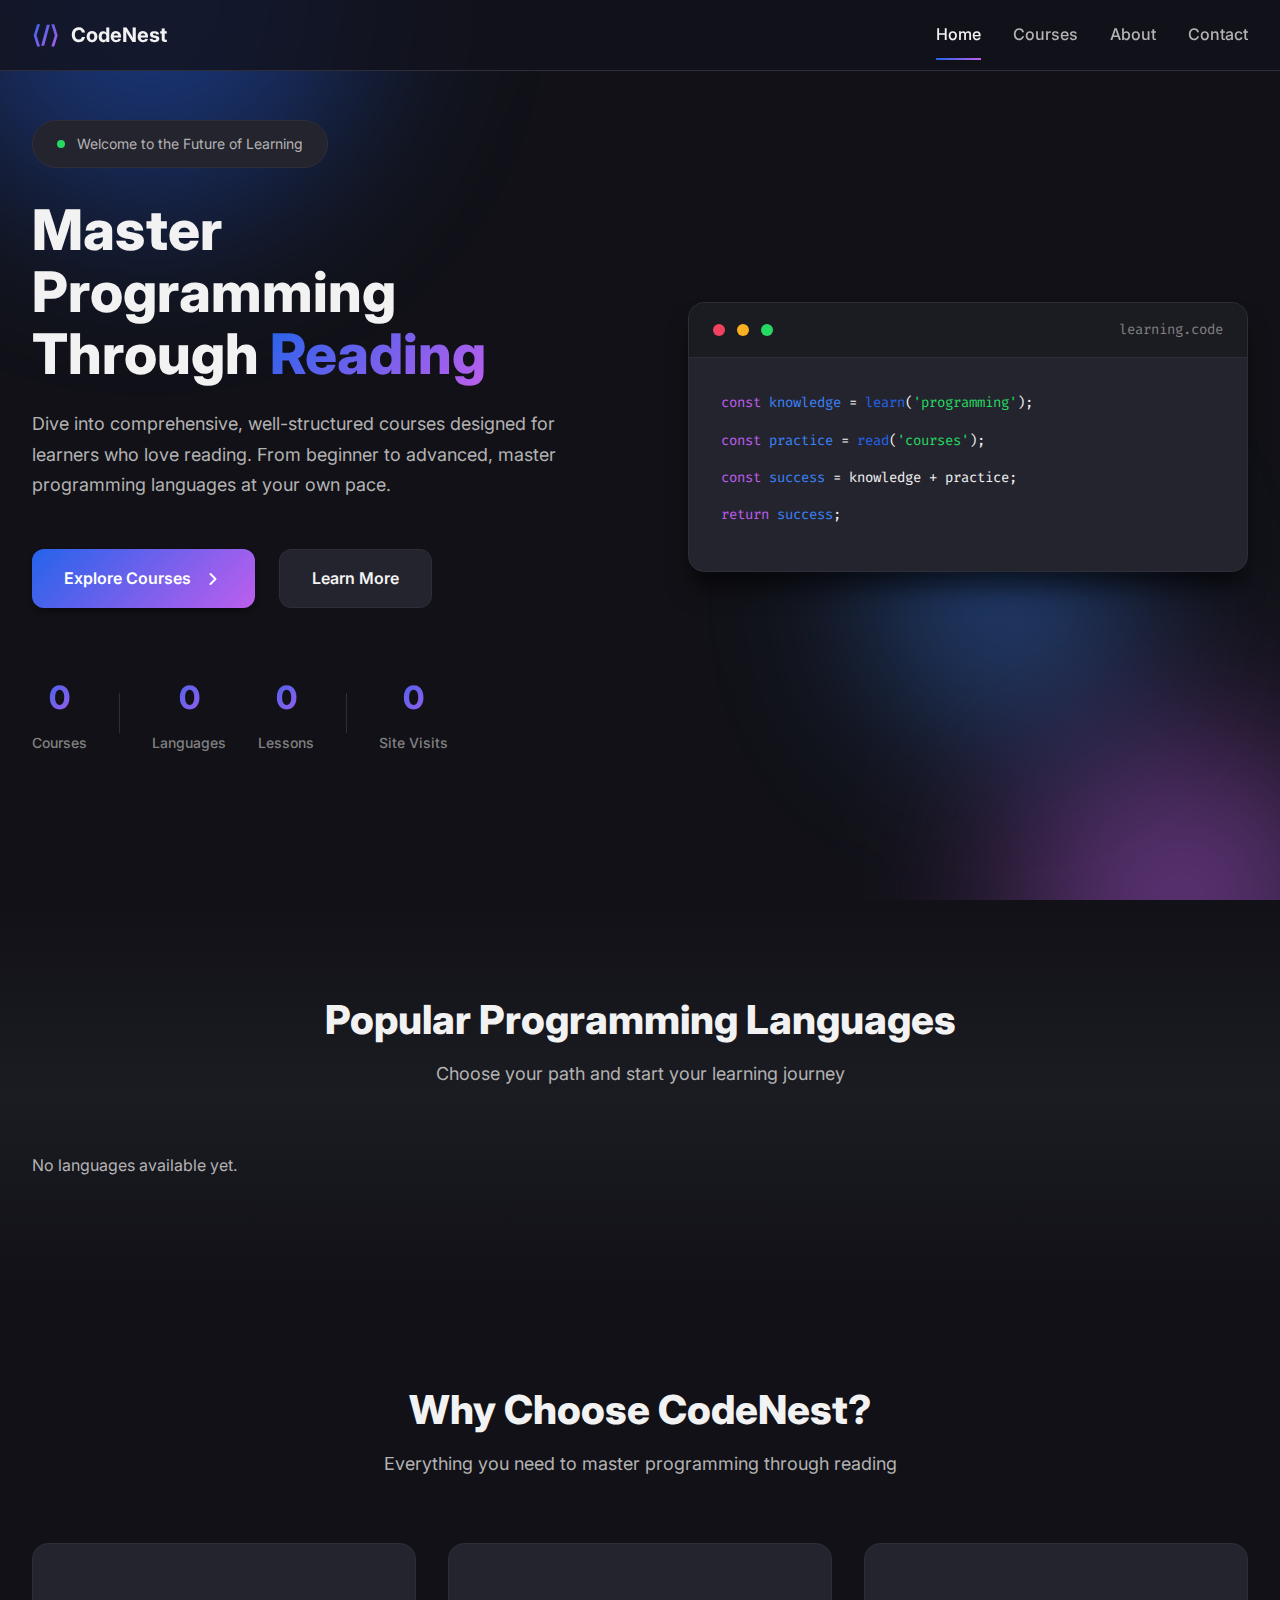
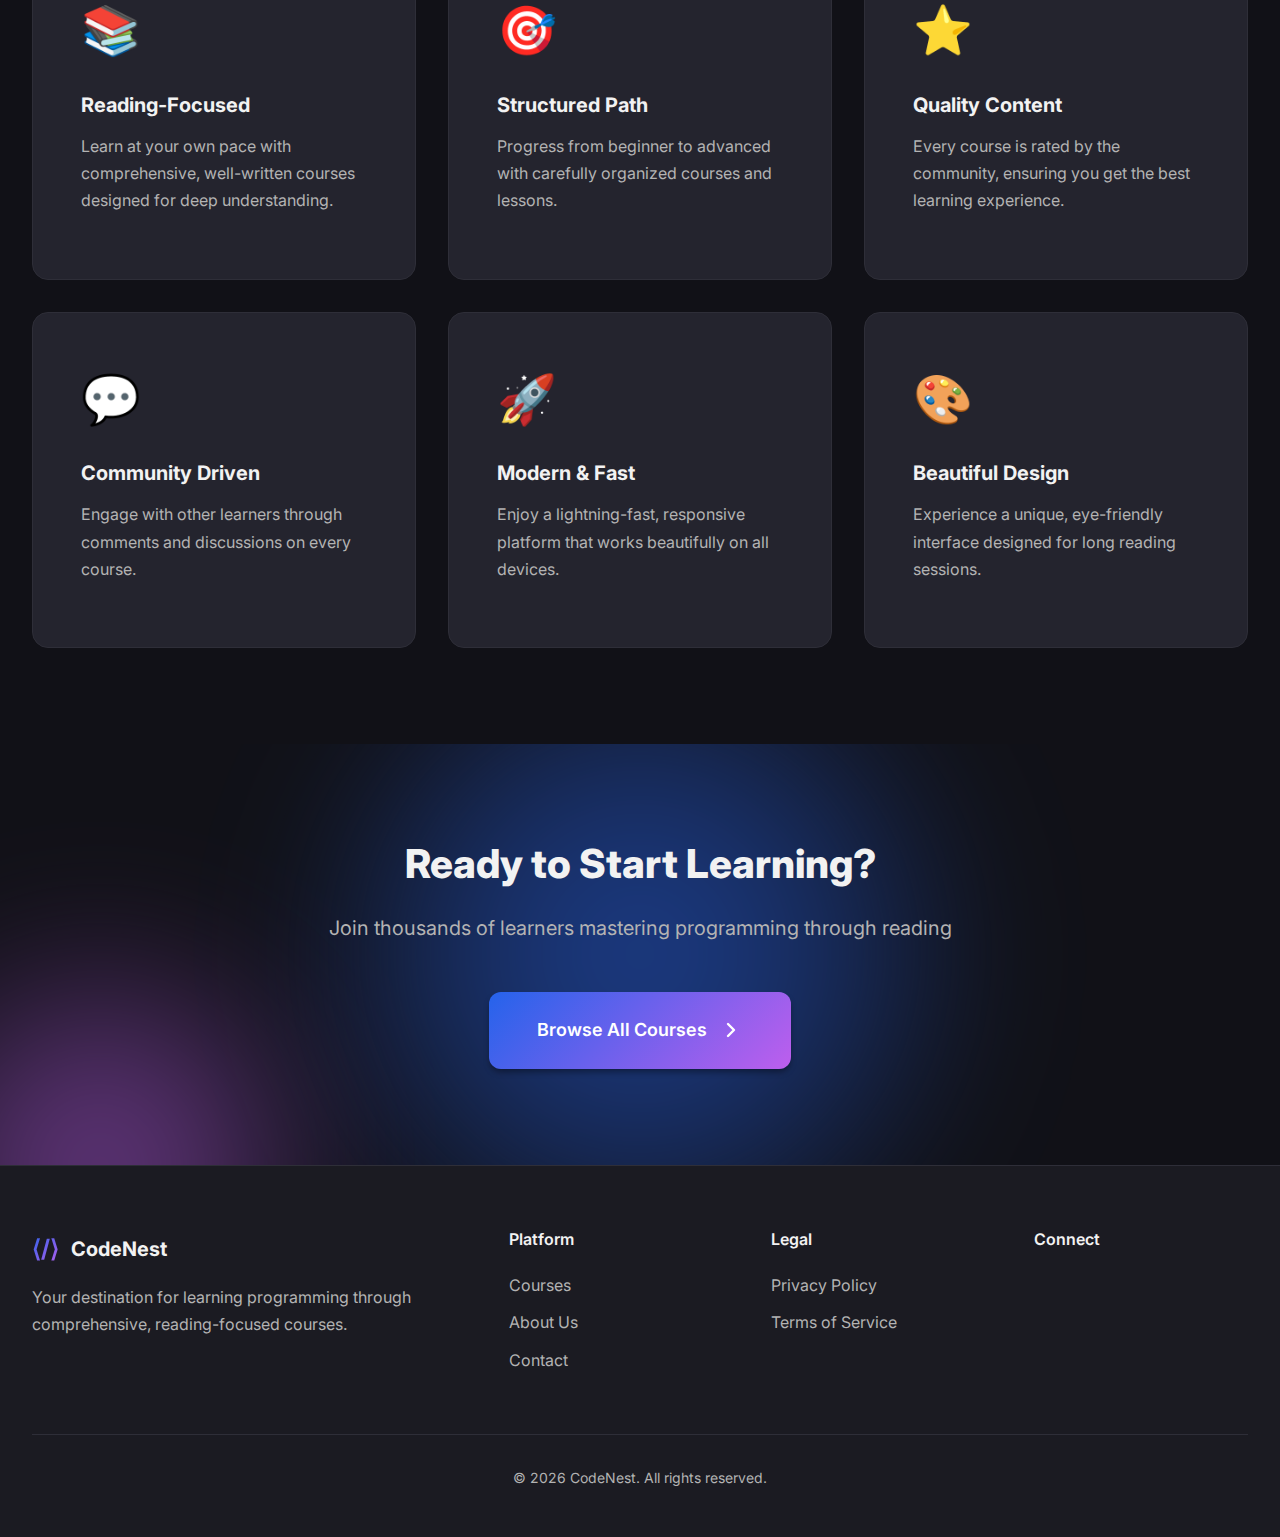
<file: index.html>
<!DOCTYPE html>
<html lang="en">

<head>
    <meta charset="UTF-8">
    <meta name="viewport" content="width=device-width, initial-scale=1.0">
    <meta name="description"
        content="CodeNest - Learn programming languages through interactive reading courses. Master HTML, CSS, JavaScript, Python and more with our structured learning path.">
    <meta name="keywords"
        content="programming courses, learn coding, HTML, CSS, JavaScript, Python, web development, coding tutorials">
    <title>CodeNest - Learn Programming Through Reading</title>
    <link rel="stylesheet" href="css/style.css">
    <link rel="preconnect" href="https://fonts.googleapis.com">
    <link rel="preconnect" href="https://fonts.gstatic.com" crossorigin>
    <link
        href="https://fonts.googleapis.com/css2?family=Inter:wght@300;400;500;600;700;800&family=Fira+Code:wght@400;500;600&display=swap"
        rel="stylesheet">
    <link rel="icon" type="image/svg+xml" href="images/favicon.svg">
</head>

<body>
    <!-- Navigation -->
    <nav class="navbar" id="navbar">
        <div class="container nav-container">
            <div class="logo">
                <span class="logo-icon">⟨/⟩</span>
                <span class="logo-text">CodeNest</span>
            </div>
            <div class="nav-links" id="navLinks">
                <a href="index.html" class="nav-link active">Home</a>
                <a href="courses.html" class="nav-link">Courses</a>
                <a href="about.html" class="nav-link">About</a>
                <a href="contact.html" class="nav-link">Contact</a>
            </div>
            <button class="menu-toggle" id="menuToggle">
                <span></span>
                <span></span>
                <span></span>
            </button>
        </div>
    </nav>

    <!-- Hero Section -->
    <section class="hero">
        <div class="hero-background">
            <div class="gradient-orb orb-1"></div>
            <div class="gradient-orb orb-2"></div>
            <div class="gradient-orb orb-3"></div>
        </div>
        <div class="container hero-container">
            <div class="hero-content">
                <div class="hero-badge">
                    <span class="badge-dot"></span>
                    <span>Welcome to the Future of Learning</span>
                </div>
                <h1 class="hero-title">
                    Master Programming<br>
                    Through <span class="gradient-text">Reading</span>
                </h1>
                <p class="hero-description">
                    Dive into comprehensive, well-structured courses designed for learners who love reading.
                    From beginner to advanced, master programming languages at your own pace.
                </p>
                <div class="hero-buttons">
                    <a href="courses.html" class="btn btn-primary">
                        Explore Courses
                        <svg width="20" height="20" viewBox="0 0 20 20" fill="none">
                            <path d="M7.5 15L12.5 10L7.5 5" stroke="currentColor" stroke-width="2"
                                stroke-linecap="round" stroke-linejoin="round" />
                        </svg>
                    </a>
                    <a href="about.html" class="btn btn-secondary">Learn More</a>
                </div>
                <div class="hero-stats">
                    <div class="stat-item">
                        <div class="stat-number" id="statCourses" data-target="0">0</div>
                        <div class="stat-label">Courses</div>
                    </div>
                    <div class="stat-divider"></div>
                    <div class="stat-item">
                        <div class="stat-number" id="statLanguages" data-target="0">0</div>
                        <div class="stat-label">Languages</div>
                    </div>
                    <div class="stat-item">
                        <div class="stat-number" id="statLessons" data-target="0">0</div>
                        <div class="stat-label">Lessons</div>
                    </div>
                    <div class="stat-divider"></div>
                    <div class="stat-item">
                        <div class="stat-number" id="statStudents" data-target="0">0</div>
                        <div class="stat-label">Site Visits</div>
                    </div>
                </div>
            </div>
            <div class="hero-visual">
                <div class="code-window">
                    <div class="window-header">
                        <div class="window-dots">
                            <span class="dot dot-red"></span>
                            <span class="dot dot-yellow"></span>
                            <span class="dot dot-green"></span>
                        </div>
                        <div class="window-title">learning.code</div>
                    </div>
                    <div class="window-content">
                        <div class="code-line"><span class="code-keyword">const</span> <span
                                class="code-var">knowledge</span> = <span class="code-func">learn</span>(<span
                                class="code-string">'programming'</span>);</div>
                        <div class="code-line"><span class="code-keyword">const</span> <span
                                class="code-var">practice</span> = <span class="code-func">read</span>(<span
                                class="code-string">'courses'</span>);</div>
                        <div class="code-line"><span class="code-keyword">const</span> <span
                                class="code-var">success</span> = knowledge + practice;</div>
                        <div class="code-line"></div>
                        <div class="code-line"><span class="code-keyword">return</span> <span
                                class="code-var">success</span>;</div>
                    </div>
                </div>
            </div>
        </div>
    </section>

    <!-- Featured Languages -->
    <section class="languages-section">
        <div class="container">
            <div class="section-header">
                <h2 class="section-title">Popular Programming Languages</h2>
                <p class="section-subtitle">Choose your path and start your learning journey</p>
            </div>
            <div class="languages-grid" id="languagesGrid">
                <!-- Languages will be dynamically loaded -->
            </div>
        </div>
    </section>

    <!-- Features Section -->
    <section class="features-section">
        <div class="container">
            <div class="section-header">
                <h2 class="section-title">Why Choose CodeNest?</h2>
                <p class="section-subtitle">Everything you need to master programming through reading</p>
            </div>
            <div class="features-grid">
                <div class="feature-card">
                    <div class="feature-icon">📚</div>
                    <h3 class="feature-title">Reading-Focused</h3>
                    <p class="feature-description">Learn at your own pace with comprehensive, well-written courses
                        designed for deep understanding.</p>
                </div>
                <div class="feature-card">
                    <div class="feature-icon">🎯</div>
                    <h3 class="feature-title">Structured Path</h3>
                    <p class="feature-description">Progress from beginner to advanced with carefully organized courses
                        and lessons.</p>
                </div>
                <div class="feature-card">
                    <div class="feature-icon">⭐</div>
                    <h3 class="feature-title">Quality Content</h3>
                    <p class="feature-description">Every course is rated by the community, ensuring you get the best
                        learning experience.</p>
                </div>
                <div class="feature-card">
                    <div class="feature-icon">💬</div>
                    <h3 class="feature-title">Community Driven</h3>
                    <p class="feature-description">Engage with other learners through comments and discussions on every
                        course.</p>
                </div>
                <div class="feature-card">
                    <div class="feature-icon">🚀</div>
                    <h3 class="feature-title">Modern & Fast</h3>
                    <p class="feature-description">Enjoy a lightning-fast, responsive platform that works beautifully on
                        all devices.</p>
                </div>
                <div class="feature-card">
                    <div class="feature-icon">🎨</div>
                    <h3 class="feature-title">Beautiful Design</h3>
                    <p class="feature-description">Experience a unique, eye-friendly interface designed for long reading
                        sessions.</p>
                </div>
            </div>
        </div>
    </section>

    <!-- CTA Section -->
    <section class="cta-section">
        <div class="cta-background">
            <div class="gradient-orb orb-4"></div>
            <div class="gradient-orb orb-5"></div>
        </div>
        <div class="container">
            <div class="cta-content">
                <h2 class="cta-title">Ready to Start Learning?</h2>
                <p class="cta-description">Join thousands of learners mastering programming through reading</p>
                <a href="courses.html" class="btn btn-primary btn-large">
                    Browse All Courses
                    <svg width="24" height="24" viewBox="0 0 20 20" fill="none">
                        <path d="M7.5 15L12.5 10L7.5 5" stroke="currentColor" stroke-width="2" stroke-linecap="round"
                            stroke-linejoin="round" />
                    </svg>
                </a>
            </div>
        </div>
    </section>

    <!-- Footer -->
    <footer class="footer">
        <div class="container">
            <div class="footer-grid">
                <div class="footer-col">
                    <div class="footer-logo">
                        <span class="logo-icon">⟨/⟩</span>
                        <span class="logo-text">CodeNest</span>
                    </div>
                    <p class="footer-description">
                        Your destination for learning programming through comprehensive, reading-focused courses.
                    </p>
                </div>
                <div class="footer-col">
                    <h4 class="footer-title">Platform</h4>
                    <ul class="footer-links">
                        <li><a href="courses.html">Courses</a></li>
                        <li><a href="about.html">About Us</a></li>
                        <li><a href="contact.html">Contact</a></li>
                    </ul>
                </div>
                <div class="footer-col">
                    <h4 class="footer-title">Legal</h4>
                    <ul class="footer-links">
                        <li><a href="privacy.html">Privacy Policy</a></li>
                        <li><a href="terms.html">Terms of Service</a></li>
                    </ul>
                </div>
                <div class="footer-col">
                    <h4 class="footer-title">Connect</h4>
                    <div class="social-links" id="socialLinksContainer">
                        <!-- Social links will be loaded dynamically -->
                    </div>
                </div>
            </div>
            <div class="footer-bottom">
                <p>&copy; 2026 CodeNest. All rights reserved.</p>
            </div>
        </div>
    </footer>

    <script src="js/data.js"></script>
    <script src="js/settings-sync.js"></script>
    <script src="js/main.js"></script>
</body>

</html>
</file>
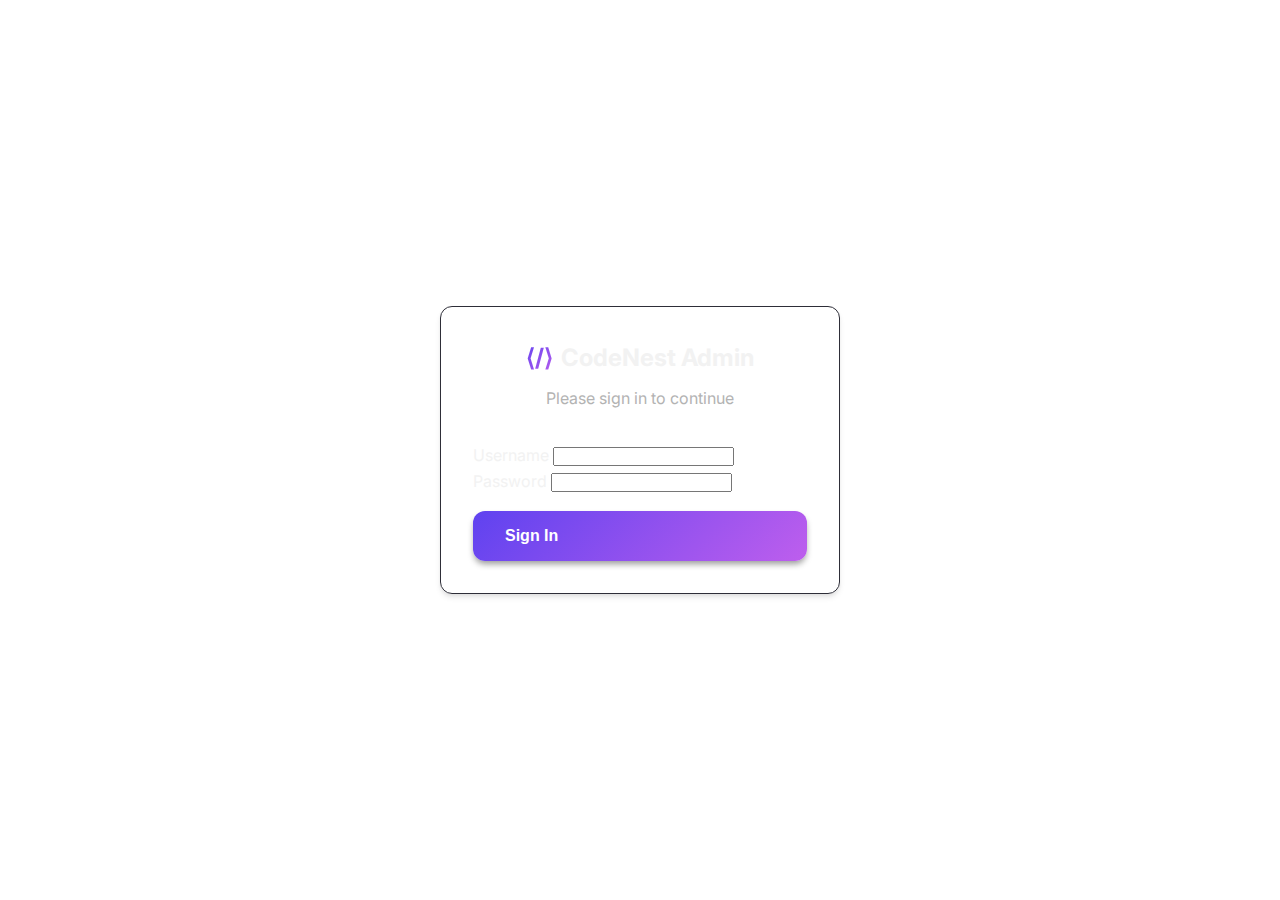
<file: admin/index.html>
<!DOCTYPE html>
<html lang="en">

<head>
    <meta charset="UTF-8">
    <meta name="viewport" content="width=device-width, initial-scale=1.0">
    <title>Admin Dashboard - CodeNest</title>
    <link rel="stylesheet" href="../css/style.css">
    <link rel="stylesheet" href="admin.css">
    <link rel="preconnect" href="https://fonts.googleapis.com">
    <link rel="preconnect" href="https://fonts.gstatic.com" crossorigin>
    <link href="https://fonts.googleapis.com/css2?family=Inter:wght@300;400;500;600;700;800&display=swap"
        rel="stylesheet">
</head>

<body class="admin-body">
    <!-- Admin Header -->
    <header class="admin-header">
        <div class="admin-header-content">
            <div class="logo">
                <span class="logo-icon">⟨/⟩</span>
                <span class="logo-text">CodeNest</span>
                <span class="admin-badge">ADMIN</span>
            </div>
            <nav class="admin-nav">
                <a href="../index.html" class="admin-nav-link">
                    <svg width="20" height="20" viewBox="0 0 24 24" fill="none" stroke="currentColor">
                        <path d="M3 9l9-7 9 7v11a2 2 0 0 1-2 2H5a2 2 0 0 1-2-2z" />
                    </svg>
                    Visit Site
                </a>
            </nav>
        </div>
    </header>

    <!-- Admin Layout -->
    <div class="admin-layout">
        <!-- Sidebar -->
        <aside class="admin-sidebar">
            <nav class="sidebar-nav">
                <a href="#dashboard" class="sidebar-link active" data-section="dashboard">
                    <svg width="20" height="20" viewBox="0 0 24 24" fill="none" stroke="currentColor">
                        <rect x="3" y="3" width="7" height="7" />
                        <rect x="14" y="3" width="7" height="7" />
                        <rect x="14" y="14" width="7" height="7" />
                        <rect x="3" y="14" width="7" height="7" />
                    </svg>
                    <span>Dashboard</span>
                </a>
                <a href="#languages" class="sidebar-link" data-section="languages">
                    <svg width="20" height="20" viewBox="0 0 24 24" fill="none" stroke="currentColor">
                        <path d="M4 19.5A2.5 2.5 0 0 1 6.5 17H20" />
                        <path d="M6.5 2H20v20H6.5A2.5 2.5 0 0 1 4 19.5v-15A2.5 2.5 0 0 1 6.5 2z" />
                    </svg>
                    <span>Languages</span>
                </a>
                <a href="#courses" class="sidebar-link" data-section="courses">
                    <svg width="20" height="20" viewBox="0 0 24 24" fill="none" stroke="currentColor">
                        <path d="M2 3h6a4 4 0 0 1 4 4v14a3 3 0 0 0-3-3H2z" />
                        <path d="M22 3h-6a4 4 0 0 0-4 4v14a3 3 0 0 1 3-3h7z" />
                    </svg>
                    <span>Courses</span>
                </a>
                <a href="#comments" class="sidebar-link" data-section="comments">
                    <svg width="20" height="20" viewBox="0 0 24 24" fill="none" stroke="currentColor">
                        <path d="M21 15a2 2 0 0 1-2 2H7l-4 4V5a2 2 0 0 1 2-2h14a2 2 0 0 1 2 2z" />
                    </svg>
                    <span>Comments</span>
                </a>
                <a href="#social" class="sidebar-link" data-section="social">
                    <svg width="20" height="20" viewBox="0 0 24 24" fill="none" stroke="currentColor">
                        <path d="M18 2h-3a5 5 0 0 0-5 5v3H7v4h3v8h4v-8h3l1-4h-4V7a1 1 0 0 1 1-1h3z"></path>
                    </svg>
                    <span>Social Media</span>
                </a>
            </nav>
        </aside>

        <!-- Main Content -->
        <main class="admin-main">
            <!-- Dashboard Section -->
            <section class="admin-section active" id="dashboard-section">
                <div class="section-header">
                    <h1 class="section-title">Dashboard</h1>
                    <p class="section-subtitle">Welcome to your admin panel</p>
                </div>

                <div class="stats-grid" id="statsGrid">
                    <!-- Stats will be loaded dynamically -->
                </div>
            </section>

            <!-- Languages Section -->
            <section class="admin-section" id="languages-section">
                <div class="section-header">
                    <h1 class="section-title">Programming Languages</h1>
                    <button class="btn btn-primary" onclick="showAddLanguageModal()">
                        <svg width="20" height="20" viewBox="0 0 24 24" fill="none" stroke="currentColor">
                            <line x1="12" y1="5" x2="12" y2="19" />
                            <line x1="5" y1="12" x2="19" y2="12" />
                        </svg>
                        Add Language
                    </button>
                </div>

                <div class="admin-table-container">
                    <table class="admin-table" id="languagesTable">
                        <thead>
                            <tr>
                                <th>Icon</th>
                                <th>Name</th>
                                <th>Description</th>
                                <th>Courses</th>
                                <th>Actions</th>
                            </tr>
                        </thead>
                        <tbody>
                            <!-- Languages will be loaded dynamically -->
                        </tbody>
                    </table>
                </div>
            </section>

            <!-- Courses Section -->
            <section class="admin-section" id="courses-section">
                <div class="section-header">
                    <h1 class="section-title">Courses</h1>
                    <button class="btn btn-primary" onclick="showAddCourseModal()">
                        <svg width="20" height="20" viewBox="0 0 24 24" fill="none" stroke="currentColor">
                            <line x1="12" y1="5" x2="12" y2="19" />
                            <line x1="5" y1="12" x2="19" y2="12" />
                        </svg>
                        Add Course
                    </button>
                </div>

                <div class="admin-table-container">
                    <table class="admin-table" id="coursesTable">
                        <thead>
                            <tr>
                                <th>Title</th>
                                <th>Language</th>
                                <th>Level</th>
                                <th>Rating</th>
                                <th>Lessons</th>
                                <th>Actions</th>
                            </tr>
                        </thead>
                        <tbody>
                            <!-- Courses will be loaded dynamically -->
                        </tbody>
                    </table>
                </div>
            </section>

            <!-- Comments Section -->
            <section class="admin-section" id="comments-section">
                <div class="section-header">
                    <h1 class="section-title">Comments Management</h1>
                    <p class="section-subtitle">Manage and respond to user comments</p>
                </div>

                <div class="comments-admin-list" id="commentsAdminList">
                    <!-- Comments will be loaded dynamically -->
                </div>
            </section>

            <!-- Social Media Section -->
            <section class="admin-section" id="social-section">
                <div class="section-header">
                    <h1 class="section-title">Social Media Links</h1>
                    <button class="btn btn-primary" onclick="showAddSocialLinkModal()">
                        <svg width="20" height="20" viewBox="0 0 24 24" fill="none" stroke="currentColor">
                            <line x1="12" y1="5" x2="12" y2="19" />
                            <line x1="5" y1="12" x2="19" y2="12" />
                        </svg>
                        Add Link
                    </button>
                </div>

                <div class="admin-table-container">
                    <table class="admin-table" id="socialTable">
                        <thead>
                            <tr>
                                <th>Icon</th>
                                <th>Platform</th>
                                <th>URL</th>
                                <th>Actions</th>
                            </tr>
                        </thead>
                        <tbody>
                            <!-- Social links will be loaded dynamically -->
                        </tbody>
                    </table>
                </div>
            </section>
        </main>
    </div>

    <!-- Modals will be added dynamically -->
    <div id="modalContainer"></div>

    <script src="../js/data.js"></script>
    <script src="admin.js"></script>
</body>

</html>
</file>
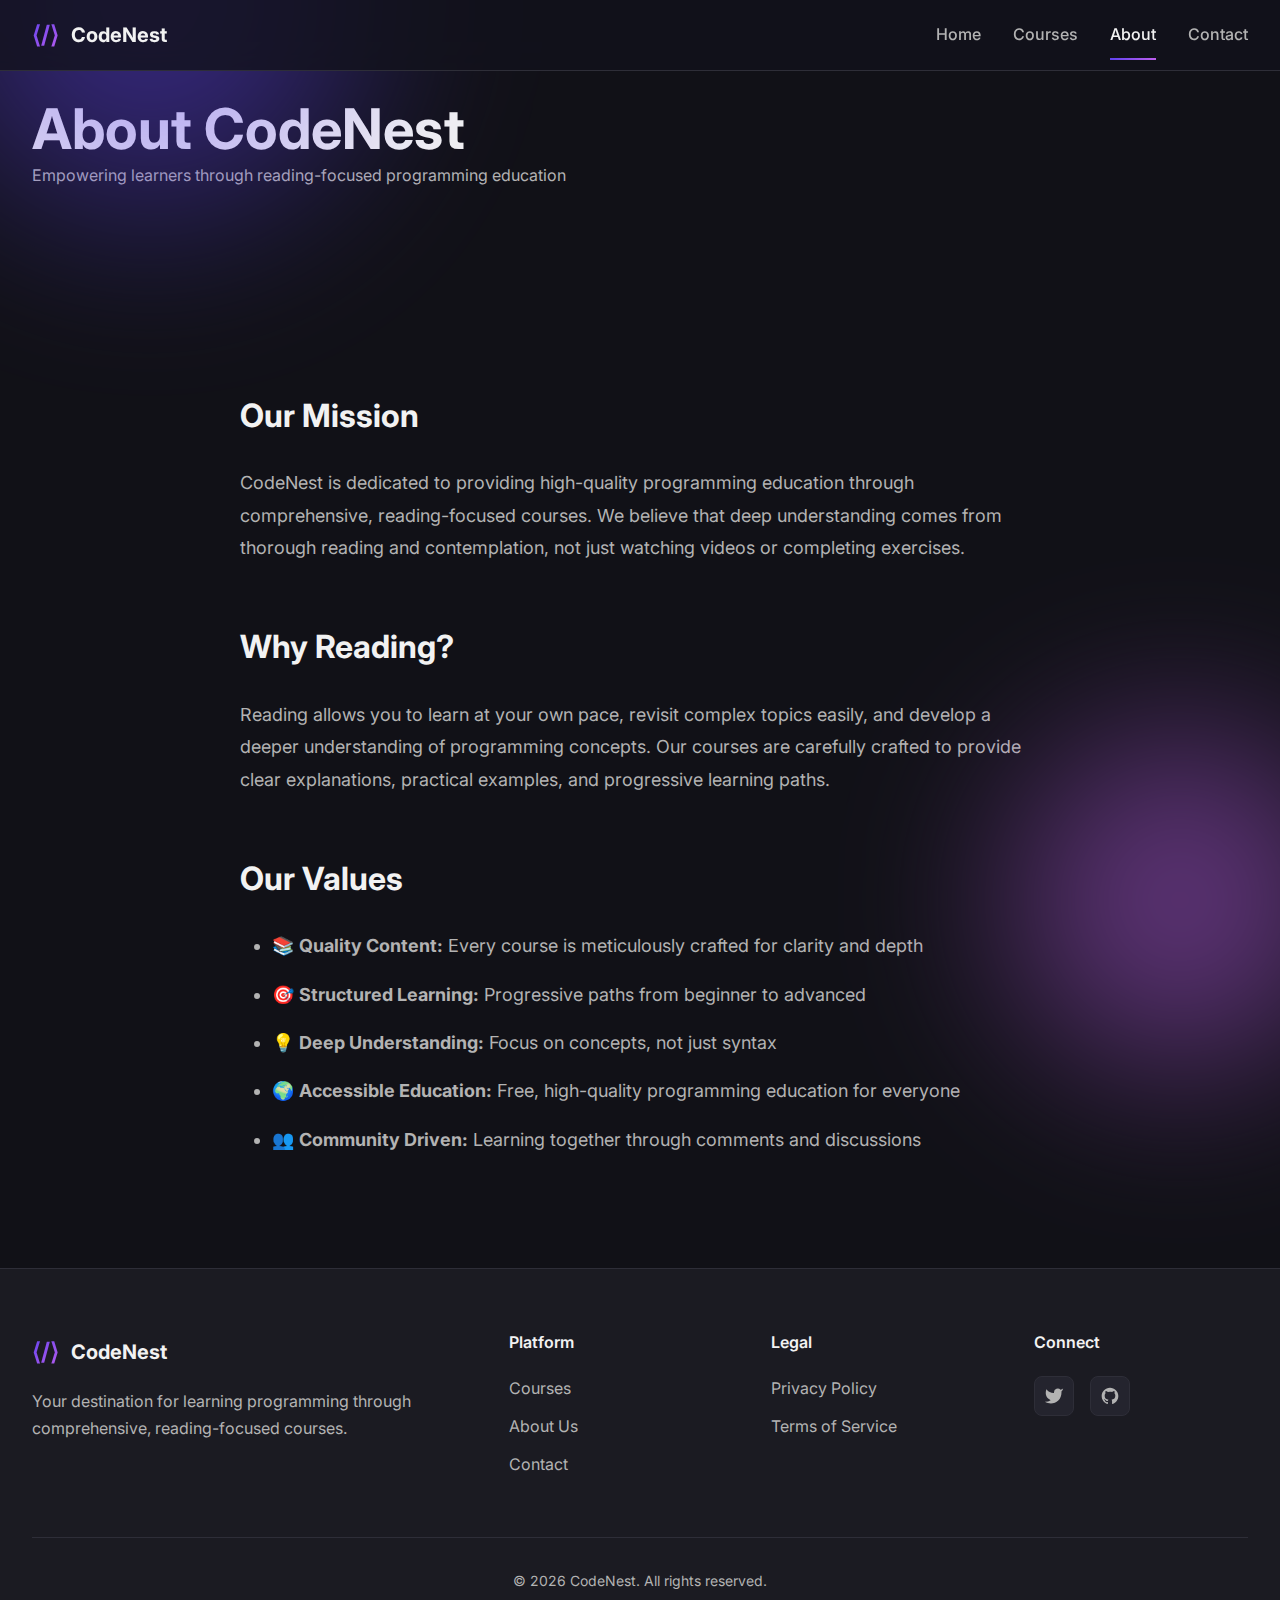
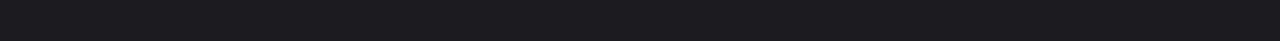
<file: about.html>
<!DOCTYPE html>
<html lang="en">

<head>
    <meta charset=" UTF-8">
    <meta name="viewport" content="width=device-width, initial-scale=1.0">
    <meta name="description"
        content="Learn about CodeNest - Your destination for learning programming through comprehensive reading courses">
    <title>About Us - CodeNest</title>
    <link rel="stylesheet" href="css/style.css">
    <link href="https://fonts.googleapis.com/css2?family=Inter:wght@300;400;500;600;700;800&display=swap"
        rel="stylesheet">
</head>

<body>
    <nav class="navbar" id="navbar">
        <div class="container nav-container">
            <div class="logo" onclick="window.location.href='index.html'">
                <span class="logo-icon">⟨/⟩</span>
                <span class="logo-text">CodeNest</span>
            </div>
            <div class="nav-links" id="navLinks">
                <a href="index.html" class="nav-link">Home</a>
                <a href="courses.html" class="nav-link">Courses</a>
                <a href="about.html" class="nav-link active">About</a>
                <a href="contact.html" class="nav-link">Contact</a>
            </div>
            <button class="menu-toggle" id="menuToggle">
                <span></span>
                <span></span>
                <span></span>
            </button>
        </div>
    </nav>

    <section class="page-header">
        <div class="header-background">
            <div class="gradient-orb orb-1"></div>
            <div class="gradient-orb orb-2"></div>
        </div>
        <div class="container">
            <h1 class="page-title">About CodeNest</h1>
            <p class="page-description">Empowering learners through reading-focused programming education</p>
        </div>
    </section>

    <section style="padding: var(--spacing-4xl) 0;">
        <div class="container">
            <div style="max-width: 800px; margin: 0 auto;">
                <h2 style="font-size: var(--font-size-3xl); margin-bottom: var(--spacing-xl);">Our Mission</h2>
                <p
                    style="font-size: var(--font-size-lg); color: var(--color-text-secondary); line-height: 1.8; margin-bottom: var(--spacing-2xl);">
                    CodeNest is dedicated to providing high-quality programming education through comprehensive,
                    reading-focused courses.
                    We believe that deep understanding comes from thorough reading and contemplation, not just watching
                    videos or completing exercises.
                </p>

                <h2
                    style="font-size: var(--font-size-3xl); margin-bottom: var(--spacing-xl); margin-top: var(--spacing-3xl);">
                    Why Reading?</h2>
                <p
                    style="font-size: var(--font-size-lg); color: var(--color-text-secondary); line-height: 1.8; margin-bottom: var(--spacing-2xl);">
                    Reading allows you to learn at your own pace, revisit complex topics easily, and develop a deeper
                    understanding of programming concepts.
                    Our courses are carefully crafted to provide clear explanations, practical examples, and progressive
                    learning paths.
                </p>

                <h2
                    style="font-size: var(--font-size-3xl); margin-bottom: var(--spacing-xl); margin-top: var(--spacing-3xl);">
                    Our Values</h2>
                <ul
                    style="font-size: var(--font-size-lg); color: var(--color-text-secondary); line-height: 1.8; padding-left: var(--spacing-xl);">
                    <li style="margin-bottom: var(--spacing-md);">📚 <strong>Quality Content:</strong> Every course is
                        meticulously crafted for clarity and depth</li>
                    <li style="margin-bottom: var(--spacing-md);">🎯 <strong>Structured Learning:</strong> Progressive
                        paths from beginner to advanced</li>
                    <li style="margin-bottom: var(--spacing-md);">💡 <strong>Deep Understanding:</strong> Focus on
                        concepts, not just syntax</li>
                    <li style="margin-bottom: var(--spacing-md);">🌍 <strong>Accessible Education:</strong> Free,
                        high-quality programming education for everyone</li>
                    <li style="margin-bottom: var(--spacing-md);">👥 <strong>Community Driven:</strong> Learning
                        together through comments and discussions</li>
                </ul>
            </div>
        </div>
    </section>

    <footer class="footer">
        <div class="container">
            <div class="footer-grid">
                <div class="footer-col">
                    <div class="footer-logo">
                        <span class="logo-icon">⟨/⟩</span>
                        <span class="logo-text">CodeNest</span>
                    </div>
                    <p class="footer-description">
                        Your destination for learning programming through comprehensive, reading-focused courses.
                    </p>
                </div>
                <div class="footer-col">
                    <h4 class="footer-title">Platform</h4>
                    <ul class="footer-links">
                        <li><a href="courses.html">Courses</a></li>
                        <li><a href="about.html">About Us</a></li>
                        <li><a href="contact.html">Contact</a></li>
                    </ul>
                </div>
                <div class="footer-col">
                    <h4 class="footer-title">Legal</h4>
                    <ul class="footer-links">
                        <li><a href="privacy.html">Privacy Policy</a></li>
                        <li><a href="terms.html">Terms of Service</a></li>
                    </ul>
                </div>
                <div class="footer-col">
                    <h4 class="footer-title">Connect</h4>
                    <div class="social-links">
                        <a href="#" class="social-link" aria-label="Twitter">
                            <svg width="20" height="20" viewBox="0 0 24 24" fill="currentColor">
                                <path
                                    d="M23 3a10.9 10.9 0 01-3.14 1.53 4.48 4.48 0 00-7.86 3v1A10.66 10.66 0 013 4s-4 9 5 13a11.64 11.64 0 01-7 2c9 5 20 0 20-11.5a4.5 4.5 0 00-.08-.83A7.72 7.72 0 0023 3z" />
                            </svg>
                        </a>
                        <a href="#" class="social-link" aria-label="GitHub">
                            <svg width="20" height="20" viewBox="0 0 24 24" fill="currentColor">
                                <path
                                    d="M12 2C6.477 2 2 6.477 2 12c0 4.42 2.865 8.17 6.839 9.49.5.092.682-.217.682-.482 0-.237-.008-.866-.013-1.7-2.782.603-3.369-1.34-3.369-1.34-.454-1.156-1.11-1.463-1.11-1.463-.908-.62.069-.608.069-.608 1.003.07 1.531 1.03 1.531 1.03.892 1.529 2.341 1.087 2.91.831.092-.646.35-1.086.636-1.336-2.22-.253-4.555-1.11-4.555-4.943 0-1.091.39-1.984 1.029-2.683-.103-.253-.446-1.27.098-2.647 0 0 .84-.269 2.75 1.025A9.578 9.578 0 0112 6.836c.85.004 1.705.114 2.504.336 1.909-1.294 2.747-1.025 2.747-1.025.546 1.377.203 2.394.1 2.647.64.699 1.028 1.592 1.028 2.683 0 3.842-2.339 4.687-4.566 4.935.359.309.678.919.678 1.852 0 1.336-.012 2.415-.012 2.743 0 .267.18.578.688.48C19.138 20.167 22 16.418 22 12c0-5.523-4.477-10-10-10z" />
                            </svg>
                        </a>
                    </div>
                </div>
            </div>
            <div class="footer-bottom">
                <p>&copy; 2026 CodeNest. All rights reserved.</p>
            </div>
        </div>
    </footer>

    <script src="js/data.js"></script>
    <script src="js/main.js"></script>
</body>

</html>
</file>
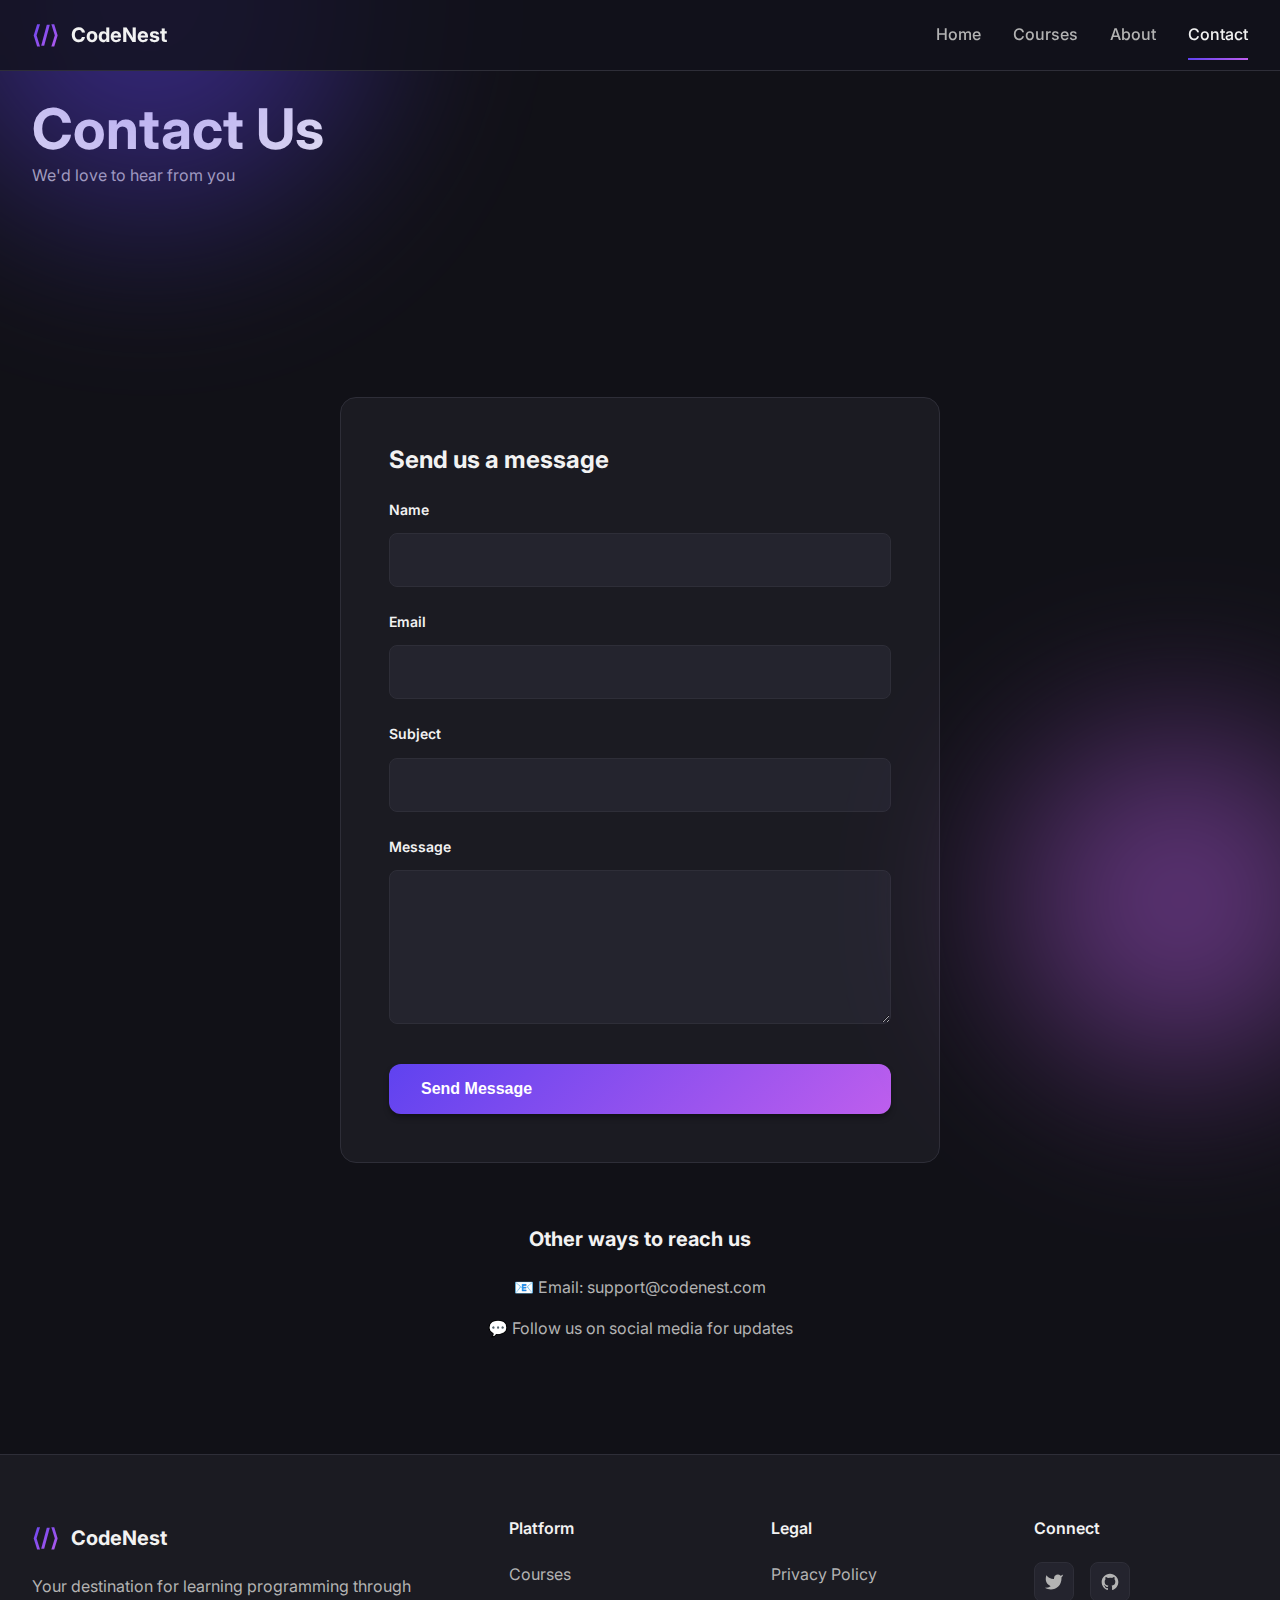
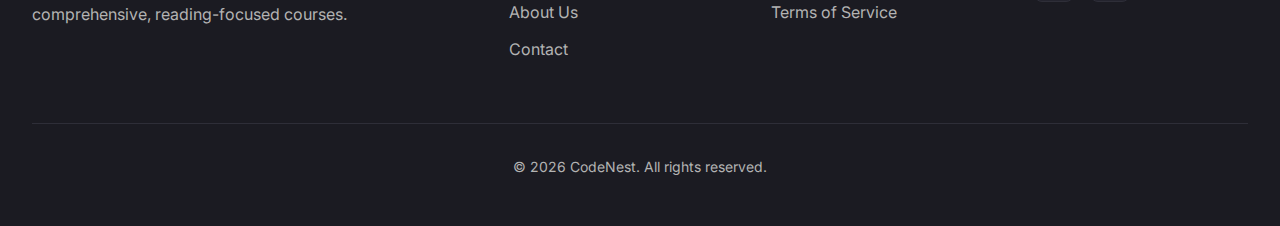
<file: contact.html>
<!DOCTYPE html>
<html lang="en">

<head>
    <meta charset="UTF-8">
    <meta name="viewport" content="width=device-width, initial-scale=1.0">
    <meta name="description" content="Contact CodeNest - Get in touch with us for questions, feedback, or support">
    <title>Contact Us - CodeNest</title>
    <link rel="stylesheet" href="css/style.css">
    <link href="https://fonts.googleapis.com/css2?family=Inter:wght@300;400;500;600;700;800&display=swap"
        rel="stylesheet">
</head>

<body>
    <nav class="navbar" id="navbar">
        <div class="container nav-container">
            <div class="logo" onclick="window.location.href='index.html'">
                <span class="logo-icon">⟨/⟩</span>
                <span class="logo-text">CodeNest</span>
            </div>
            <div class="nav-links" id="navLinks">
                <a href="index.html" class="nav-link">Home</a>
                <a href="courses.html" class="nav-link">Courses</a>
                <a href="about.html" class="nav-link">About</a>
                <a href="contact.html" class="nav-link active">Contact</a>
            </div>
            <button class="menu-toggle" id="menuToggle">
                <span></span>
                <span></span>
                <span></span>
            </button>
        </div>
    </nav>

    <section class="page-header">
        <div class="header-background">
            <div class="gradient-orb orb-1"></div>
            <div class="gradient-orb orb-2"></div>
        </div>
        <div class="container">
            <h1 class="page-title">Contact Us</h1>
            <p class="page-description">We'd love to hear from you</p>
        </div>
    </section>

    <section style="padding: var(--spacing-4xl) 0;">
        <div class="container">
            <div style="max-width: 600px; margin: 0 auto;">
                <div
                    style="padding: var(--spacing-2xl); background: var(--color-surface); border: 1px solid var(--color-border); border-radius: var(--radius-xl);">
                    <h2 style="font-size: var(--font-size-2xl); margin-bottom: var(--spacing-lg);">Send us a message
                    </h2>

                    <form id="contactForm" onsubmit="handleContactSubmit(event)">
                        <div style="margin-bottom: var(--spacing-lg);">
                            <label
                                style="display: block; font-size: var(--font-size-sm); font-weight: var(--font-weight-semibold); margin-bottom: var(--spacing-sm);">Name</label>
                            <input type="text" id="contactName" required
                                style="width: 100%; padding: var(--spacing-md); background: var(--color-surface-elevated); border: 1px solid var(--color-border); border-radius: var(--radius-md); color: var(--color-text-primary); font-family: var(--font-primary); font-size: var(--font-size-base);">
                        </div>

                        <div style="margin-bottom: var(--spacing-lg);">
                            <label
                                style="display: block; font-size: var(--font-size-sm); font-weight: var(--font-weight-semibold); margin-bottom: var(--spacing-sm);">Email</label>
                            <input type="email" id="contactEmail" required
                                style="width: 100%; padding: var(--spacing-md); background: var(--color-surface-elevated); border: 1px solid var(--color-border); border-radius: var(--radius-md); color: var(--color-text-primary); font-family: var(--font-primary); font-size: var(--font-size-base);">
                        </div>

                        <div style="margin-bottom: var(--spacing-lg);">
                            <label
                                style="display: block; font-size: var(--font-size-sm); font-weight: var(--font-weight-semibold); margin-bottom: var(--spacing-sm);">Subject</label>
                            <input type="text" id="contactSubject" required
                                style="width: 100%; padding: var(--spacing-md); background: var(--color-surface-elevated); border: 1px solid var(--color-border); border-radius: var(--radius-md); color: var(--color-text-primary); font-family: var(--font-primary); font-size: var(--font-size-base);">
                        </div>

                        <div style="margin-bottom: var(--spacing-xl);">
                            <label
                                style="display: block; font-size: var(--font-size-sm); font-weight: var(--font-weight-semibold); margin-bottom: var(--spacing-sm);">Message</label>
                            <textarea id="contactMessage" required rows="6"
                                style="width: 100%; padding: var(--spacing-md); background: var(--color-surface-elevated); border: 1px solid var(--color-border); border-radius: var(--radius-md); color: var(--color-text-primary); font-family: var(--font-primary); font-size: var(--font-size-base); resize: vertical;"></textarea>
                        </div>

                        <button type="submit" class="btn btn-primary" style="width: 100%;">Send Message</button>
                    </form>
                </div>

                <div style="margin-top: var(--spacing-3xl); text-align: center;">
                    <h3 style="font-size: var(--font-size-xl); margin-bottom: var(--spacing-lg);">Other ways to reach us
                    </h3>
                    <p style="color: var(--color-text-secondary); margin-bottom: var(--spacing-md);">
                        📧 Email: support@codenest.com
                    </p>
                    <p style="color: var(--color-text-secondary);">
                        💬 Follow us on social media for updates
                    </p>
                </div>
            </div>
        </div>
    </section>

    <footer class="footer">
        <div class="container">
            <div class="footer-grid">
                <div class="footer-col">
                    <div class="footer-logo">
                        <span class="logo-icon">⟨/⟩</span>
                        <span class="logo-text">CodeNest</span>
                    </div>
                    <p class="footer-description">
                        Your destination for learning programming through comprehensive, reading-focused courses.
                    </p>
                </div>
                <div class="footer-col">
                    <h4 class="footer-title">Platform</h4>
                    <ul class="footer-links">
                        <li><a href="courses.html">Courses</a></li>
                        <li><a href="about.html">About Us</a></li>
                        <li><a href="contact.html">Contact</a></li>
                    </ul>
                </div>
                <div class="footer-col">
                    <h4 class="footer-title">Legal</h4>
                    <ul class="footer-links">
                        <li><a href="privacy.html">Privacy Policy</a></li>
                        <li><a href="terms.html">Terms of Service</a></li>
                    </ul>
                </div>
                <div class="footer-col">
                    <h4 class="footer-title">Connect</h4>
                    <div class="social-links">
                        <a href="#" class="social-link" aria-label="Twitter">
                            <svg width="20" height="20" viewBox="0 0 24 24" fill="currentColor">
                                <path
                                    d="M23 3a10.9 10.9 0 01-3.14 1.53 4.48 4.48 0 00-7.86 3v1A10.66 10.66 0 013 4s-4 9 5 13a11.64 11.64 0 01-7 2c9 5 20 0 20-11.5a4.5 4.5 0 00-.08-.83A7.72 7.72 0 0023 3z" />
                            </svg>
                        </a>
                        <a href="#" class="social-link" aria-label="GitHub">
                            <svg width="20" height="20" viewBox="0 0 24 24" fill="currentColor">
                                <path
                                    d="M12 2C6.477 2 2 6.477 2 12c0 4.42 2.865 8.17 6.839 9.49.5.092.682-.217.682-.482 0-.237-.008-.866-.013-1.7-2.782.603-3.369-1.34-3.369-1.34-.454-1.156-1.11-1.463-1.11-1.463-.908-.62.069-.608.069-.608 1.003.07 1.531 1.03 1.531 1.03.892 1.529 2.341 1.087 2.91.831.092-.646.35-1.086.636-1.336-2.22-.253-4.555-1.11-4.555-4.943 0-1.091.39-1.984 1.029-2.683-.103-.253-.446-1.27.098-2.647 0 0 .84-.269 2.75 1.025A9.578 9.578 0 0112 6.836c.85.004 1.705.114 2.504.336 1.909-1.294 2.747-1.025 2.747-1.025.546 1.377.203 2.394.1 2.647.64.699 1.028 1.592 1.028 2.683 0 3.842-2.339 4.687-4.566 4.935.359.309.678.919.678 1.852 0 1.336-.012 2.415-.012 2.743 0 .267.18.578.688.48C19.138 20.167 22 16.418 22 12c0-5.523-4.477-10-10-10z" />
                            </svg>
                        </a>
                    </div>
                </div>
            </div>
            <div class="footer-bottom">
                <p>&copy; 2026 CodeNest. All rights reserved.</p>
            </div>
        </div>
    </footer>

    <script src="js/data.js"></script>
    <script src="js/main.js"></script>
    <script>
        function handleContactSubmit(e) {
            e.preventDefault();
            const name = document.getElementById('contactName').value;
            const email = document.getElementById('contactEmail').value;
            const subject = document.getElementById('contactSubject').value;
            const message = document.getElementById('contactMessage').value;

            // In a real application, this would send to a backend
            console.log('Contact form submitted:', { name, email, subject, message });

            alert('Thank you for your message! We will get back to you soon.');
            document.getElementById('contactForm').reset();
        }
    </script>
</body>

</html>
</file>
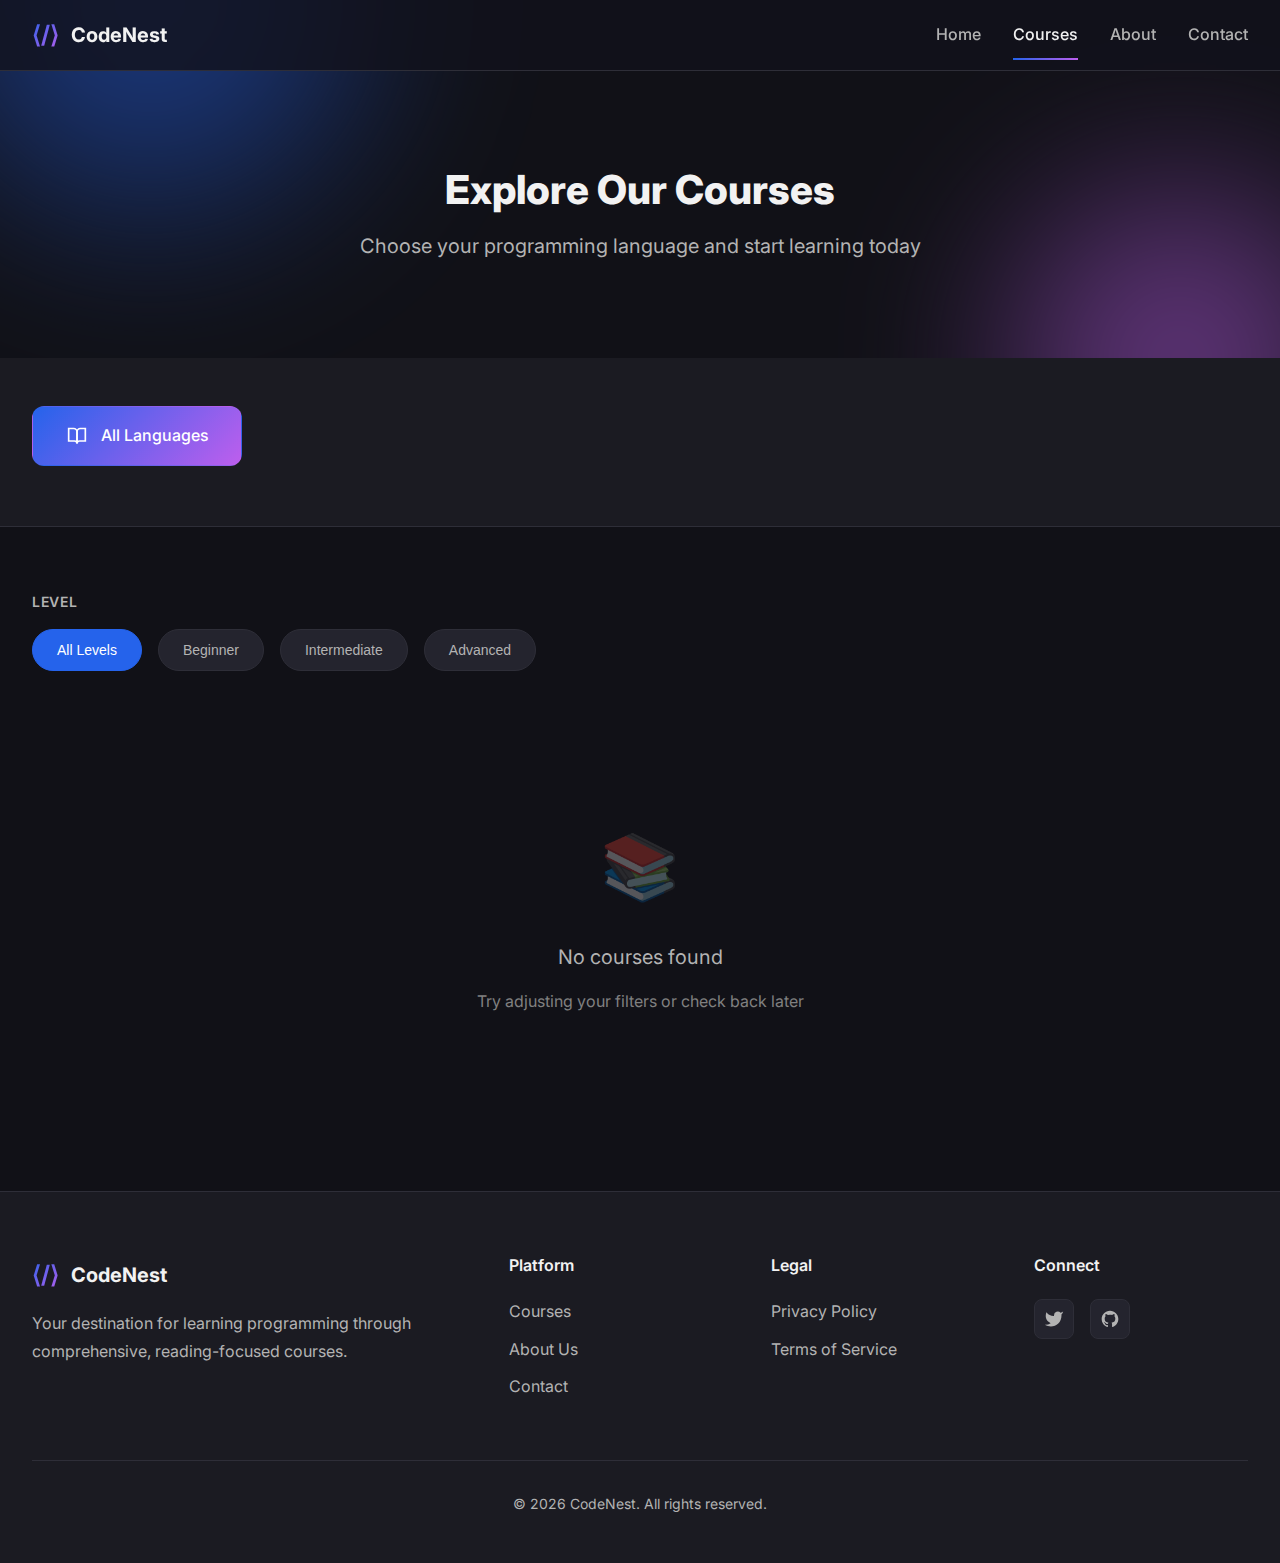
<file: course-viewer.html>
<!DOCTYPE html>
<html lang="en">

<head>
    <meta charset="UTF-8">
    <meta name="viewport" content="width=device-width, initial-scale=1.0">
    <title>Course Viewer - CodeNest</title>
    <link rel="stylesheet" href="css/style.css">
    <link rel="preconnect" href="https://fonts.googleapis.com">
    <link rel="preconnect" href="https://fonts.gstatic.com" crossorigin>
    <link
        href="https://fonts.googleapis.com/css2?family=Inter:wght@300;400;500;600;700;800&family=Fira+Code:wght@400;500;600&display=swap"
        rel="stylesheet">
    <style>
        .viewer-layout {
            display: grid;
            grid-template-columns: 300px 1fr;
            min-height: calc(100vh - 70px);
        }

        .sidebar {
            background: var(--color-bg-primary);
            border-right: 1px solid var(--color-border);
            padding: 1.5rem;
            overflow-y: auto;
        }

        .lesson-list {
            list-style: none;
            padding: 0;
        }

        .lesson-item {
            margin-bottom: 0.5rem;
        }

        .lesson-btn {
            display: block;
            width: 100%;
            text-align: left;
            padding: 0.75rem 1rem;
            border-radius: 8px;
            background: transparent;
            border: 1px solid transparent;
            color: var(--color-text-secondary);
            cursor: pointer;
            transition: all 0.2s;
        }

        .lesson-btn:hover {
            background: var(--color-bg-secondary);
            color: var(--color-text-primary);
        }

        .lesson-btn.active {
            background: var(--color-primary);
            color: white;
        }

        .content-area {
            padding: 2rem;
            background: var(--color-bg-secondary);
            overflow-y: auto;
        }

        .pdf-container {
            position: relative;
            background: white;
            padding: 0;
            border-radius: 8px;
            box-shadow: 0 4px 6px rgba(0, 0, 0, 0.1);
            height: 80vh;
            overflow: hidden;
            user-select: none;
            /* Disable text selection */
            -webkit-user-select: none;
            -moz-user-select: none;
            -ms-user-select: none;
        }

        .pdf-overlay {
            position: absolute;
            top: 0;
            left: 0;
            width: 100%;
            height: 100%;
            z-index: 10;
            background: transparent;
        }

        iframe {
            width: 100%;
            height: 100%;
            border: none;
        }

        /* Hide toolbar if possible (browser dependent) */
        iframe#pdfFrame {
            pointer-events: none;
            /* Block interactions within iframe if fully locked */
        }
    </style>
</head>

<body oncontextmenu="return false;"> <!-- Disable Right Click -->
    <!-- Navigation -->
    <nav class="navbar" id="navbar">
        <div class="container nav-container">
            <div class="logo">
                <span class="logo-icon">⟨/⟩</span>
                <span class="logo-text">CodeNest</span>
            </div>
            <a href="courses.html" class="btn btn-secondary">Back to Courses</a>
        </div>
    </nav>

    <div class="viewer-layout">
        <aside class="sidebar">
            <h3 id="courseTitle">Course Title</h3>
            <div class="progress-bar-container" style="margin: 1rem 0;">
                <div class="progress-bar-bg" style="background:#eee; height:6px; border-radius:3px;">
                    <div id="courseProgress"
                        style="background:var(--color-primary); width:0%; height:100%; border-radius:3px;"></div>
                </div>
                <small id="progressText">0% Complete</small>
            </div>
            <ul class="lesson-list" id="lessonList">
                <!-- Lessons -->
            </ul>
        </aside>
        <main class="content-area">
            <div id="lessonContent" class="pdf-container">
                <div class="pdf-overlay"></div> <!-- Blocks standard interaction -->
                <iframe id="pdfFrame" src=""></iframe>
            </div>
            <div style="margin-top: 1rem; display: flex; justify-content: space-between;">
                <button class="btn btn-secondary" onclick="prevLesson()">Previous</button>
                <button class="btn btn-primary" onclick="markCompleteAndNext()">Mark Complete & Next</button>
            </div>
        </main>
    </div>

    <script src="js/data.js"></script>
    <script>
        const urlParams = new URLSearchParams(window.location.search);
        const courseId = urlParams.get('courseId');
        let currentLessonIndex = 0;
        let course = null;

        document.addEventListener('DOMContentLoaded', () => {
            course = dataManager.getCourseById(courseId);
            if (!course) {
                alert('Course not found');
                window.location.href = 'courses.html';
                return;
            }
            document.getElementById('courseTitle').textContent = course.title;
            renderLessonList();
            loadLesson(0);
        });

        function renderLessonList() {
            const list = document.getElementById('lessonList');
            const progress = dataManager.getUserProgress();

            list.innerHTML = course.lessons.map((lesson, index) => {
                const isComplete = progress.completedLessons.includes(lesson.id);
                return `
                <li class="lesson-item">
                    <button class="lesson-btn ${index === currentLessonIndex ? 'active' : ''}" 
                            onclick="loadLesson(${index})">
                        <span style="display:flex; justify-content:space-between; align-items:center; width:100%;">
                            <span>${index + 1}. ${lesson.title}</span>
                            ${isComplete ? '<span style="color:var(--color-success);">✓</span>' : ''}
                        </span>
                    </button>
                </li>
            `}).join('');

            // Update Progress Bar
            const completedCount = course.lessons.filter(l => progress.completedLessons.includes(l.id)).length;
            const percent = Math.round((completedCount / course.lessons.length) * 100);
            document.getElementById('courseProgress').style.width = `${percent}%`;
            document.getElementById('progressText').textContent = `${percent}% Complete`;
        }

        function loadLesson(index) {
            currentLessonIndex = index;
            const lesson = course.lessons[index];
            if (!lesson) return;

            // Simulating PDF content view
            const frame = document.getElementById('pdfFrame');
            const blob = new Blob([`
                <html><head><style>body{font-family:sans-serif;padding:2rem;} h1{color:#333;}</style></head>
                <body><h1>${lesson.title}</h1><div style="white-space: pre-wrap; line-height:1.6;">${lesson.content}</div></body></html>
            `], { type: 'text/html' });
            frame.src = URL.createObjectURL(blob);

            // Re-render list to show active state
            renderLessonList();
        }

        function markCompleteAndNext() {
            const lesson = course.lessons[currentLessonIndex];
            const courseComplete = dataManager.markLessonComplete(lesson.id, course.id);

            if (courseComplete) {
                // Trigger confetti or celebration (optional expansion)
            }

            if (currentLessonIndex < course.lessons.length - 1) {
                loadLesson(currentLessonIndex + 1);
            } else {
                renderLessonList(); // Just refresh UI
                alert('Course Completed!');
            }
        }

        function prevLesson() {
            if (currentLessonIndex > 0) {
                loadLesson(currentLessonIndex - 1);
            }
        }
    </script>
</body>

</html>
</file>
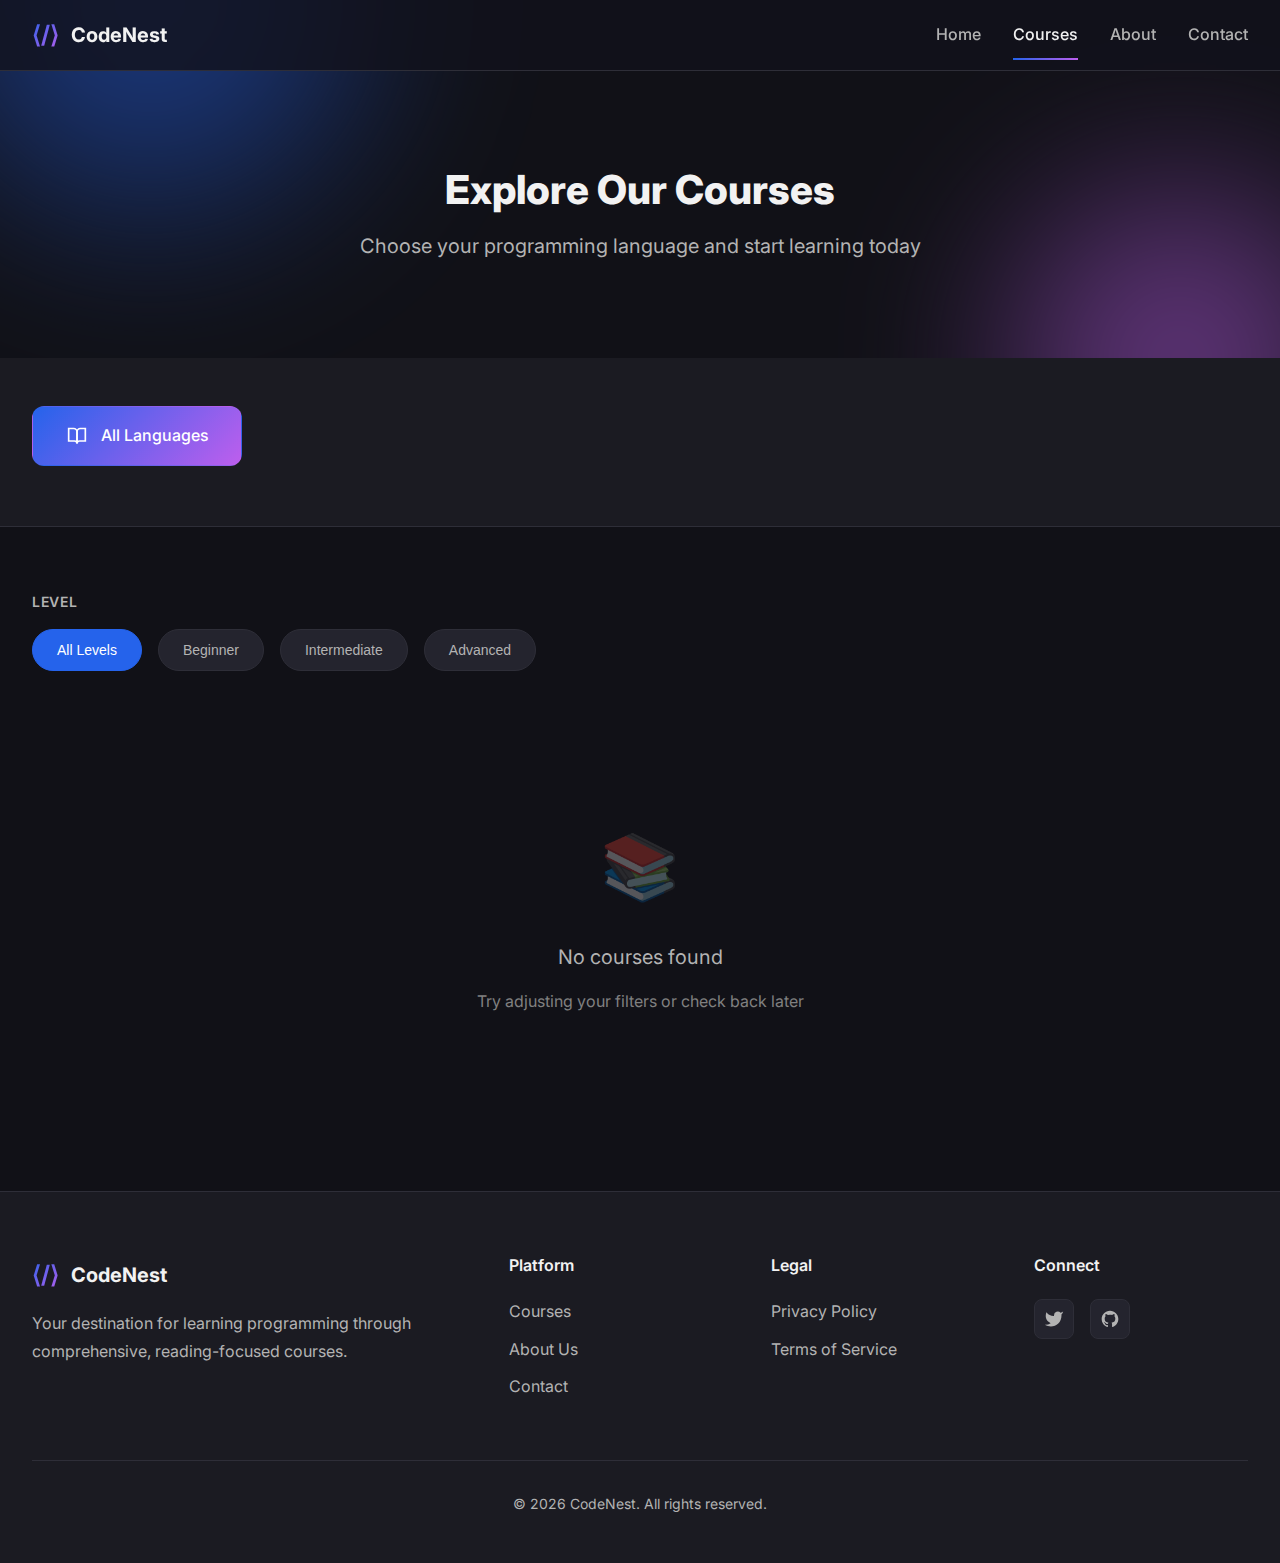
<file: courses.html>
<!DOCTYPE html>
<html lang="en">

<head>
    <meta charset="UTF-8">
    <meta name="viewport" content="width=device-width, initial-scale=1.0">
    <meta name="description"
        content="Browse comprehensive programming courses in HTML, CSS, JavaScript, Python and more. Learn at your own pace with structured reading courses.">
    <title>Courses - CodeNest</title>
    <link rel="stylesheet" href="css/style.css">
    <link rel="stylesheet" href="css/courses.css">
    <style>
        .favorite-btn {
            background: none;
            border: none;
            cursor: pointer;
            color: #cbd5e1;
            transition: all 0.2s;
        }

        .favorite-btn:hover {
            color: var(--color-error);
            transform: scale(1.1);
        }

        .favorite-btn.active {
            color: var(--color-error);
        }

        .course-header {
            display: flex;
            justify-content: space-between;
            align-items: center;
        }
    </style>
    <link rel="preconnect" href="https://fonts.googleapis.com">
    <link rel="preconnect" href="https://fonts.gstatic.com" crossorigin>
    <link
        href="https://fonts.googleapis.com/css2?family=Inter:wght@300;400;500;600;700;800&family=Fira+Code:wght@400;500;600&display=swap"
        rel="stylesheet">
    <link rel="icon" type="image/svg+xml" href="images/favicon.svg">
</head>

<body>
    <!-- Navigation -->
    <nav class="navbar" id="navbar">
        <div class="container nav-container">
            <div class="logo" onclick="window.location.href='index.html'">
                <span class="logo-icon">⟨/⟩</span>
                <span class="logo-text">CodeNest</span>
            </div>
            <div class="nav-links" id="navLinks">
                <a href="index.html" class="nav-link">Home</a>
                <a href="courses.html" class="nav-link active">Courses</a>
                <a href="about.html" class="nav-link">About</a>
                <a href="contact.html" class="nav-link">Contact</a>
            </div>
            <button class="menu-toggle" id="menuToggle">
                <span></span>
                <span></span>
                <span></span>
            </button>
        </div>
    </nav>

    <!-- Page Header -->
    <section class="page-header">
        <div class="header-background">
            <div class="gradient-orb orb-1"></div>
            <div class="gradient-orb orb-2"></div>
        </div>
        <div class="container">
            <h1 class="page-title">Explore Our Courses</h1>
            <p class="page-description">Choose your programming language and start learning today</p>
        </div>
    </section>

    <!-- Language Tabs -->
    <section class="language-tabs-section">
        <div class="container">
            <div class="language-tabs" id="languageTabs">
                <!-- Tabs will be loaded dynamically -->
            </div>
        </div>
    </section>

    <!-- Courses Content -->
    <section class="courses-section">
        <div class="container">
            <!-- Filters -->
            <div class="courses-filters">
                <div class="filter-group">
                    <label class="filter-label">Level</label>
                    <div class="filter-buttons">
                        <button class="filter-btn active" data-filter="all">All Levels</button>
                        <button class="filter-btn" data-filter="Beginner">Beginner</button>
                        <button class="filter-btn" data-filter="Intermediate">Intermediate</button>
                        <button class="filter-btn" data-filter="Advanced">Advanced</button>
                    </div>
                </div>
            </div>

            <!-- Courses Grid -->
            <div class="courses-grid" id="coursesGrid">
                <!-- Courses will be loaded dynamically -->
            </div>
        </div>
    </section>

    <!-- Footer -->
    <footer class="footer">
        <div class="container">
            <div class="footer-grid">
                <div class="footer-col">
                    <div class="footer-logo">
                        <span class="logo-icon">⟨/⟩</span>
                        <span class="logo-text">CodeNest</span>
                    </div>
                    <p class="footer-description">
                        Your destination for learning programming through comprehensive, reading-focused courses.
                    </p>
                </div>
                <div class="footer-col">
                    <h4 class="footer-title">Platform</h4>
                    <ul class="footer-links">
                        <li><a href="courses.html">Courses</a></li>
                        <li><a href="about.html">About Us</a></li>
                        <li><a href="contact.html">Contact</a></li>
                    </ul>
                </div>
                <div class="footer-col">
                    <h4 class="footer-title">Legal</h4>
                    <ul class="footer-links">
                        <li><a href="privacy.html">Privacy Policy</a></li>
                        <li><a href="terms.html">Terms of Service</a></li>
                    </ul>
                </div>
                <div class="footer-col">
                    <h4 class="footer-title">Connect</h4>
                    <div class="social-links">
                        <a href="#" class="social-link" aria-label="Twitter">
                            <svg width="20" height="20" viewBox="0 0 24 24" fill="currentColor">
                                <path
                                    d="M23 3a10.9 10.9 0 01-3.14 1.53 4.48 4.48 0 00-7.86 3v1A10.66 10.66 0 013 4s-4 9 5 13a11.64 11.64 0 01-7 2c9 5 20 0 20-11.5a4.5 4.5 0 00-.08-.83A7.72 7.72 0 0023 3z" />
                            </svg>
                        </a>
                        <a href="#" class="social-link" aria-label="GitHub">
                            <svg width="20" height="20" viewBox="0 0 24 24" fill="currentColor">
                                <path
                                    d="M12 2C6.477 2 2 6.477 2 12c0 4.42 2.865 8.17 6.839 9.49.5.092.682-.217.682-.482 0-.237-.008-.866-.013-1.7-2.782.603-3.369-1.34-3.369-1.34-.454-1.156-1.11-1.463-1.11-1.463-.908-.62.069-.608.069-.608 1.003.07 1.531 1.03 1.531 1.03.892 1.529 2.341 1.087 2.91.831.092-.646.35-1.086.636-1.336-2.22-.253-4.555-1.11-4.555-4.943 0-1.091.39-1.984 1.029-2.683-.103-.253-.446-1.27.098-2.647 0 0 .84-.269 2.75 1.025A9.578 9.578 0 0112 6.836c.85.004 1.705.114 2.504.336 1.909-1.294 2.747-1.025 2.747-1.025.546 1.377.203 2.394.1 2.647.64.699 1.028 1.592 1.028 2.683 0 3.842-2.339 4.687-4.566 4.935.359.309.678.919.678 1.852 0 1.336-.012 2.415-.012 2.743 0 .267.18.578.688.48C19.138 20.167 22 16.418 22 12c0-5.523-4.477-10-10-10z" />
                            </svg>
                        </a>
                    </div>
                </div>
            </div>
            <div class="footer-bottom">
                <p>&copy; 2026 CodeNest. All rights reserved.</p>
            </div>
        </div>
    </footer>

    <script src="js/data.js"></script>
    <script src="js/settings-sync.js"></script>
    <script src="js/courses.js"></script>
    <script src="js/main.js"></script>
</body>

</html>
</file>
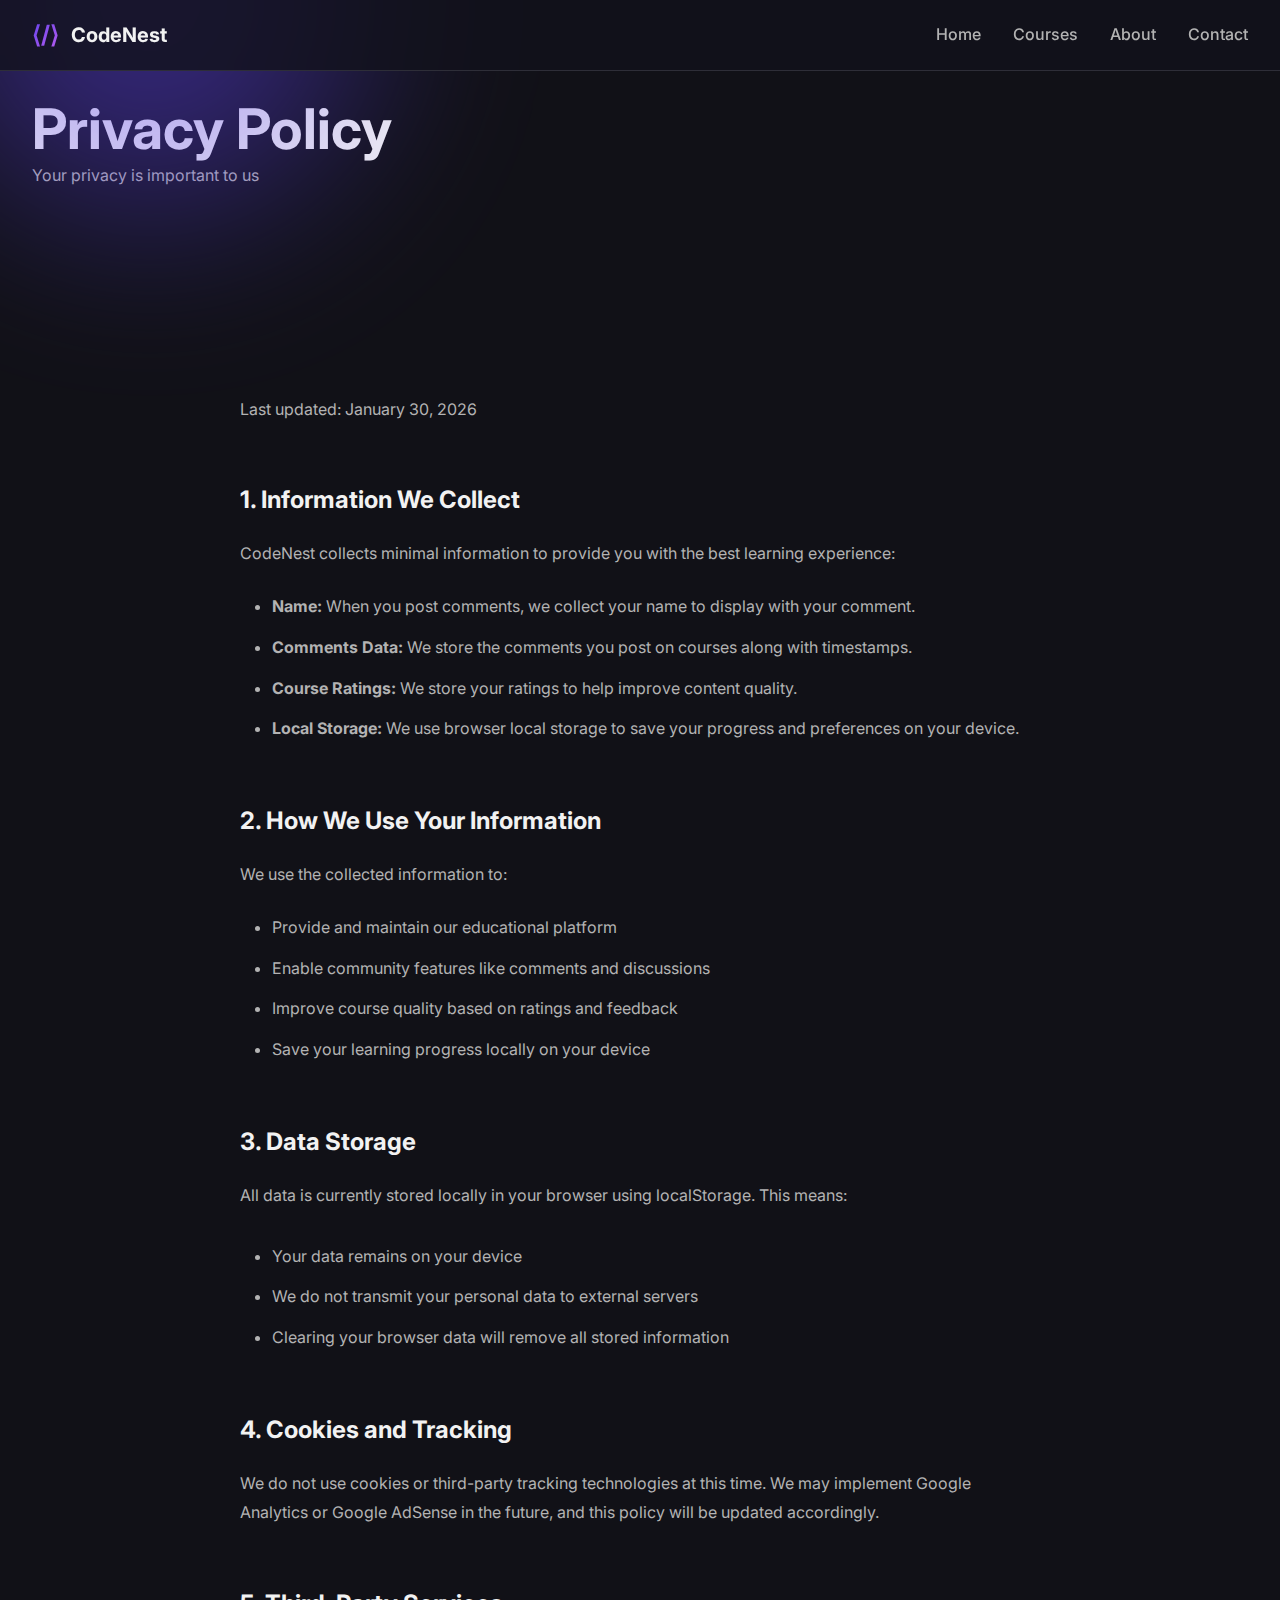
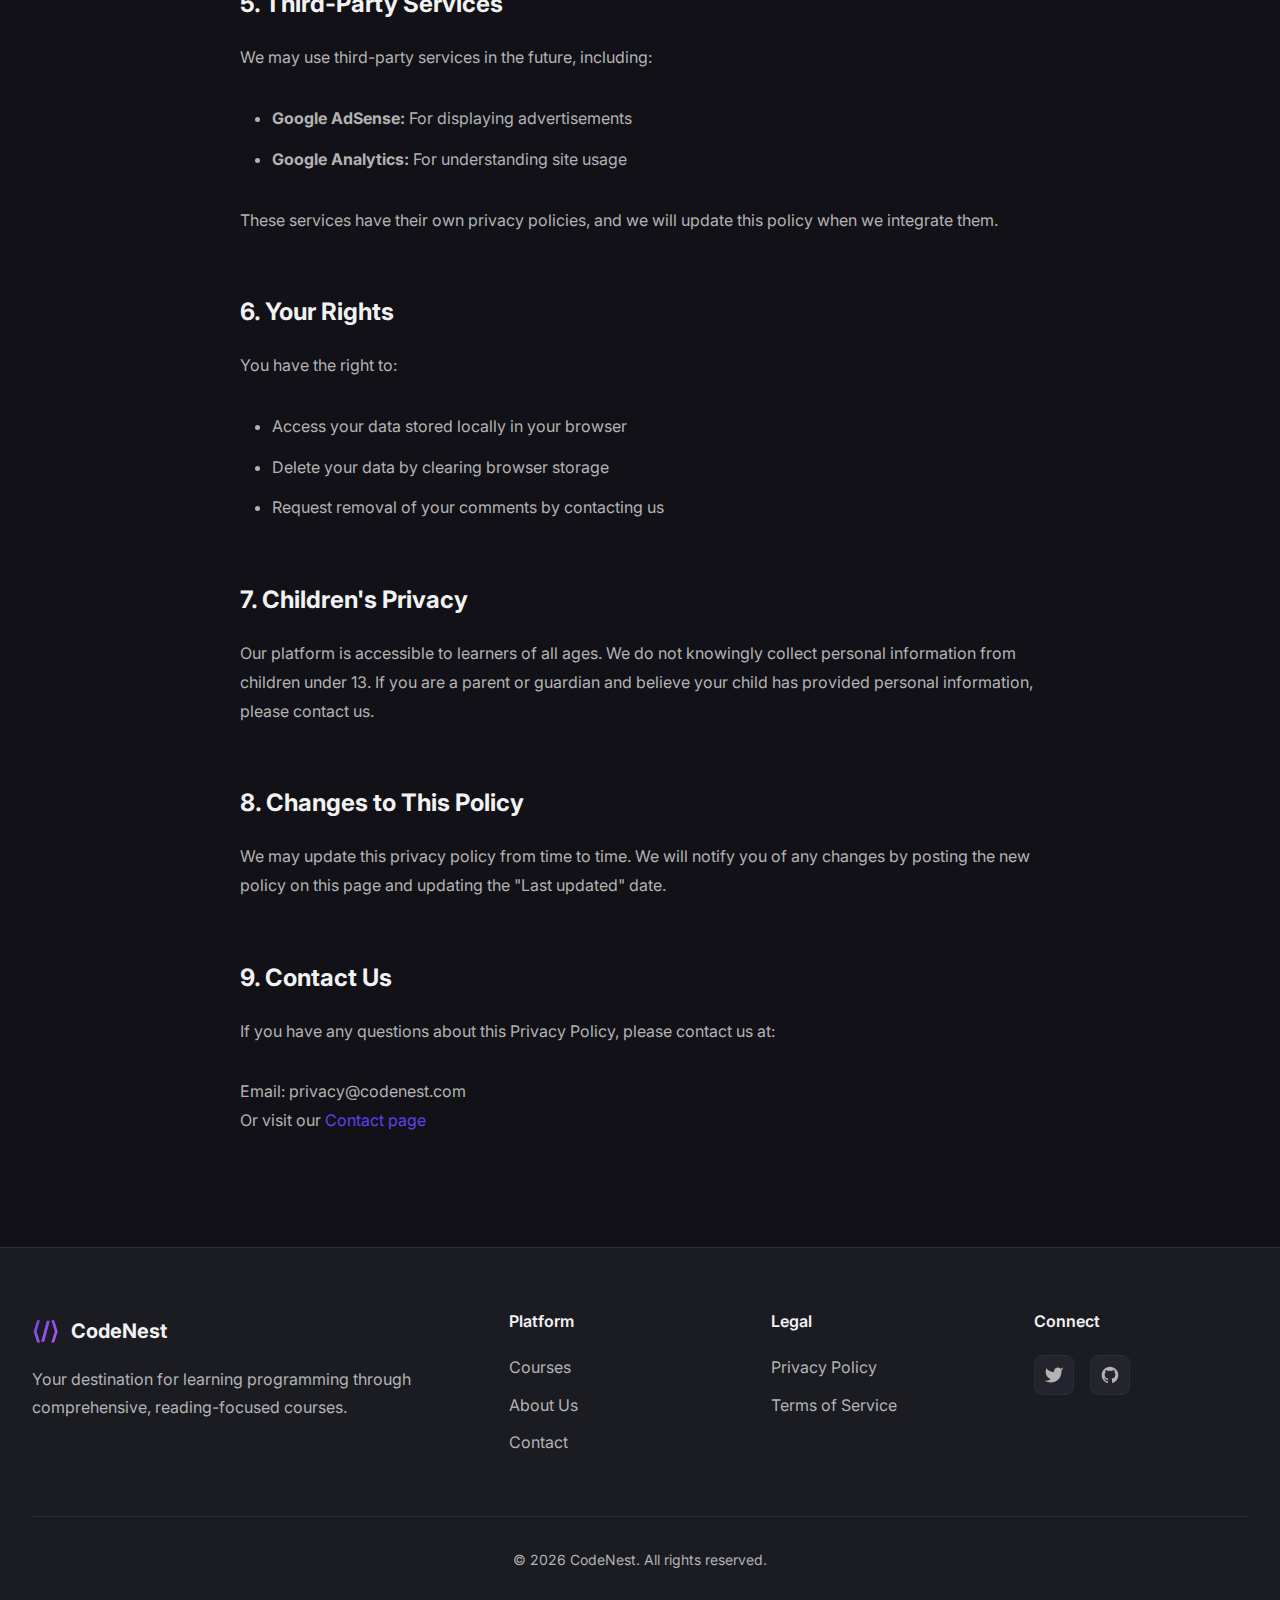
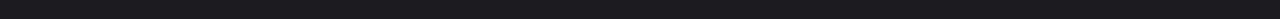
<file: privacy.html>
<!DOCTYPE html>
<html lang="en">

<head>
    <meta charset="UTF-8">
    <meta name="viewport" content="width=device-width, initial-scale=1.0">
    <meta name="description"
        content="Privacy Policy - CodeNest respects your privacy and is committed to protecting your personal data">
    <title>Privacy Policy - CodeNest</title>
    <link rel="stylesheet" href="css/style.css">
    <link href="https://fonts.googleapis.com/css2?family=Inter:wght@300;400;500;600;700;800&display=swap"
        rel="stylesheet">
</head>

<body>
    <nav class="navbar" id="navbar">
        <div class="container nav-container">
            <div class="logo" onclick="window.location.href='index.html'">
                <span class="logo-icon">⟨/⟩</span>
                <span class="logo-text">CodeNest</span>
            </div>
            <div class="nav-links" id="navLinks">
                <a href="index.html" class="nav-link">Home</a>
                <a href="courses.html" class="nav-link">Courses</a>
                <a href="about.html" class="nav-link">About</a>
                <a href="contact.html" class="nav-link">Contact</a>
            </div>
            <button class="menu-toggle" id="menuToggle">
                <span></span>
                <span></span>
                <span></span>
            </button>
        </div>
    </nav>

    <section class="page-header">
        <div class="header-background">
            <div class="gradient-orb orb-1"></div>
        </div>
        <div class="container">
            <h1 class="page-title">Privacy Policy</h1>
            <p class="page-description">Your privacy is important to us</p>
        </div>
    </section>

    <section style="padding: var(--spacing-4xl) 0;">
        <div class="container">
            <div style="max-width: 800px; margin: 0 auto;">
                <p style="color: var(--color-text-secondary); margin-bottom: var(--spacing-2xl);">
                    Last updated: January 30, 2026
                </p>

                <h2
                    style="font-size: var(--font-size-2xl); margin-bottom: var(--spacing-lg); margin-top: var(--spacing-3xl);">
                    1. Information We Collect</h2>
                <p
                    style="font-size: var(--font-size-base); color: var(--color-text-secondary); line-height: 1.8; margin-bottom: var(--spacing-lg);">
                    CodeNest collects minimal information to provide you with the best learning experience:
                </p>
                <ul
                    style="font-size: var(--font-size-base); color: var(--color-text-secondary); line-height: 1.8; padding-left: var(--spacing-xl); margin-bottom: var(--spacing-xl);">
                    <li style="margin-bottom: var(--spacing-sm);"><strong>Name:</strong> When you post comments, we
                        collect your name to display with your comment.</li>
                    <li style="margin-bottom: var(--spacing-sm);"><strong>Comments Data:</strong> We store the comments
                        you post on courses along with timestamps.</li>
                    <li style="margin-bottom: var(--spacing-sm);"><strong>Course Ratings:</strong> We store your ratings
                        to help improve content quality.</li>
                    <li style="margin-bottom: var(--spacing-sm);"><strong>Local Storage:</strong> We use browser local
                        storage to save your progress and preferences on your device.</li>
                </ul>

                <h2
                    style="font-size: var(--font-size-2xl); margin-bottom: var(--spacing-lg); margin-top: var(--spacing-3xl);">
                    2. How We Use Your Information</h2>
                <p
                    style="font-size: var(--font-size-base); color: var(--color-text-secondary); line-height: 1.8; margin-bottom: var(--spacing-lg);">
                    We use the collected information to:
                </p>
                <ul
                    style="font-size: var(--font-size-base); color: var(--color-text-secondary); line-height: 1.8; padding-left: var(--spacing-xl); margin-bottom: var(--spacing-xl);">
                    <li style="margin-bottom: var(--spacing-sm);">Provide and maintain our educational platform</li>
                    <li style="margin-bottom: var(--spacing-sm);">Enable community features like comments and
                        discussions</li>
                    <li style="margin-bottom: var(--spacing-sm);">Improve course quality based on ratings and feedback
                    </li>
                    <li style="margin-bottom: var(--spacing-sm);">Save your learning progress locally on your device
                    </li>
                </ul>

                <h2
                    style="font-size: var(--font-size-2xl); margin-bottom: var(--spacing-lg); margin-top: var(--spacing-3xl);">
                    3. Data Storage</h2>
                <p
                    style="font-size: var(--font-size-base); color: var(--color-text-secondary); line-height: 1.8; margin-bottom: var(--spacing-xl);">
                    All data is currently stored locally in your browser using localStorage. This means:
                </p>
                <ul
                    style="font-size: var(--font-size-base); color: var(--color-text-secondary); line-height: 1.8; padding-left: var(--spacing-xl); margin-bottom: var(--spacing-xl);">
                    <li style="margin-bottom: var(--spacing-sm);">Your data remains on your device</li>
                    <li style="margin-bottom: var(--spacing-sm);">We do not transmit your personal data to external
                        servers</li>
                    <li style="margin-bottom: var(--spacing-sm);">Clearing your browser data will remove all stored
                        information</li>
                </ul>

                <h2
                    style="font-size: var(--font-size-2xl); margin-bottom: var(--spacing-lg); margin-top: var(--spacing-3xl);">
                    4. Cookies and Tracking</h2>
                <p
                    style="font-size: var(--font-size-base); color: var(--color-text-secondary); line-height: 1.8; margin-bottom: var(--spacing-xl);">
                    We do not use cookies or third-party tracking technologies at this time. We may implement Google
                    Analytics or Google AdSense in the future, and this policy will be updated accordingly.
                </p>

                <h2
                    style="font-size: var(--font-size-2xl); margin-bottom: var(--spacing-lg); margin-top: var(--spacing-3xl);">
                    5. Third-Party Services</h2>
                <p
                    style="font-size: var(--font-size-base); color: var(--color-text-secondary); line-height: 1.8; margin-bottom: var(--spacing-xl);">
                    We may use third-party services in the future, including:
                </p>
                <ul
                    style="font-size: var(--font-size-base); color: var(--color-text-secondary); line-height: 1.8; padding-left: var(--spacing-xl); margin-bottom: var(--spacing-xl);">
                    <li style="margin-bottom: var(--spacing-sm);"><strong>Google AdSense:</strong> For displaying
                        advertisements</li>
                    <li style="margin-bottom: var(--spacing-sm);"><strong>Google Analytics:</strong> For understanding
                        site usage</li>
                </ul>
                <p
                    style="font-size: var(--font-size-base); color: var(--color-text-secondary); line-height: 1.8; margin-bottom: var(--spacing-xl);">
                    These services have their own privacy policies, and we will update this policy when we integrate
                    them.
                </p>

                <h2
                    style="font-size: var(--font-size-2xl); margin-bottom: var(--spacing-lg); margin-top: var(--spacing-3xl);">
                    6. Your Rights</h2>
                <p
                    style="font-size: var(--font-size-base); color: var(--color-text-secondary); line-height: 1.8; margin-bottom: var(--spacing-xl);">
                    You have the right to:
                </p>
                <ul
                    style="font-size: var(--font-size-base); color: var(--color-text-secondary); line-height: 1.8; padding-left: var(--spacing-xl); margin-bottom: var(--spacing-xl);">
                    <li style="margin-bottom: var(--spacing-sm);">Access your data stored locally in your browser</li>
                    <li style="margin-bottom: var(--spacing-sm);">Delete your data by clearing browser storage</li>
                    <li style="margin-bottom: var(--spacing-sm);">Request removal of your comments by contacting us</li>
                </ul>

                <h2
                    style="font-size: var(--font-size-2xl); margin-bottom: var(--spacing-lg); margin-top: var(--spacing-3xl);">
                    7. Children's Privacy</h2>
                <p
                    style="font-size: var(--font-size-base); color: var(--color-text-secondary); line-height: 1.8; margin-bottom: var(--spacing-xl);">
                    Our platform is accessible to learners of all ages. We do not knowingly collect personal information
                    from children under 13. If you are a parent or guardian and believe your child has provided personal
                    information, please contact us.
                </p>

                <h2
                    style="font-size: var(--font-size-2xl); margin-bottom: var(--spacing-lg); margin-top: var(--spacing-3xl);">
                    8. Changes to This Policy</h2>
                <p
                    style="font-size: var(--font-size-base); color: var(--color-text-secondary); line-height: 1.8; margin-bottom: var(--spacing-xl);">
                    We may update this privacy policy from time to time. We will notify you of any changes by posting
                    the new policy on this page and updating the "Last updated" date.
                </p>

                <h2
                    style="font-size: var(--font-size-2xl); margin-bottom: var(--spacing-lg); margin-top: var(--spacing-3xl);">
                    9. Contact Us</h2>
                <p
                    style="font-size: var(--font-size-base); color: var(--color-text-secondary); line-height: 1.8; margin-bottom: var(--spacing-xl);">
                    If you have any questions about this Privacy Policy, please contact us at:
                </p>
                <p style="font-size: var(--font-size-base); color: var(--color-text-secondary); line-height: 1.8;">
                    Email: privacy@codenest.com<br>
                    Or visit our <a href="contact.html" style="color: var(--color-primary);">Contact page</a>
                </p>
            </div>
        </div>
    </section>

    <footer class="footer">
        <div class="container">
            <div class="footer-grid">
                <div class="footer-col">
                    <div class="footer-logo">
                        <span class="logo-icon">⟨/⟩</span>
                        <span class="logo-text">CodeNest</span>
                    </div>
                    <p class="footer-description">
                        Your destination for learning programming through comprehensive, reading-focused courses.
                    </p>
                </div>
                <div class="footer-col">
                    <h4 class="footer-title">Platform</h4>
                    <ul class="footer-links">
                        <li><a href="courses.html">Courses</a></li>
                        <li><a href="about.html">About Us</a></li>
                        <li><a href="contact.html">Contact</a></li>
                    </ul>
                </div>
                <div class="footer-col">
                    <h4 class="footer-title">Legal</h4>
                    <ul class="footer-links">
                        <li><a href="privacy.html">Privacy Policy</a></li>
                        <li><a href="terms.html">Terms of Service</a></li>
                    </ul>
                </div>
                <div class="footer-col">
                    <h4 class="footer-title">Connect</h4>
                    <div class="social-links">
                        <a href="#" class="social-link" aria-label="Twitter">
                            <svg width="20" height="20" viewBox="0 0 24 24" fill="currentColor">
                                <path
                                    d="M23 3a10.9 10.9 0 01-3.14 1.53 4.48 4.48 0 00-7.86 3v1A10.66 10.66 0 013 4s-4 9 5 13a11.64 11.64 0 01-7 2c9 5 20 0 20-11.5a4.5 4.5 0 00-.08-.83A7.72 7.72 0 0023 3z" />
                            </svg>
                        </a>
                        <a href="#" class="social-link" aria-label="GitHub">
                            <svg width="20" height="20" viewBox="0 0 24 24" fill="currentColor">
                                <path
                                    d="M12 2C6.477 2 2 6.477 2 12c0 4.42 2.865 8.17 6.839 9.49.5.092.682-.217.682-.482 0-.237-.008-.866-.013-1.7-2.782.603-3.369-1.34-3.369-1.34-.454-1.156-1.11-1.463-1.11-1.463-.908-.62.069-.608.069-.608 1.003.07 1.531 1.03 1.531 1.03.892 1.529 2.341 1.087 2.91.831.092-.646.35-1.086.636-1.336-2.22-.253-4.555-1.11-4.555-4.943 0-1.091.39-1.984 1.029-2.683-.103-.253-.446-1.27.098-2.647 0 0 .84-.269 2.75 1.025A9.578 9.578 0 0112 6.836c.85.004 1.705.114 2.504.336 1.909-1.294 2.747-1.025 2.747-1.025.546 1.377.203 2.394.1 2.647.64.699 1.028 1.592 1.028 2.683 0 3.842-2.339 4.687-4.566 4.935.359.309.678.919.678 1.852 0 1.336-.012 2.415-.012 2.743 0 .267.18.578.688.48C19.138 20.167 22 16.418 22 12c0-5.523-4.477-10-10-10z" />
                            </svg>
                        </a>
                    </div>
                </div>
            </div>
            <div class="footer-bottom">
                <p>&copy; 2026 CodeNest. All rights reserved.</p>
            </div>
        </div>
    </footer>

    <script src="js/data.js"></script>
    <script src="js/main.js"></script>
</body>

</html>
</file>
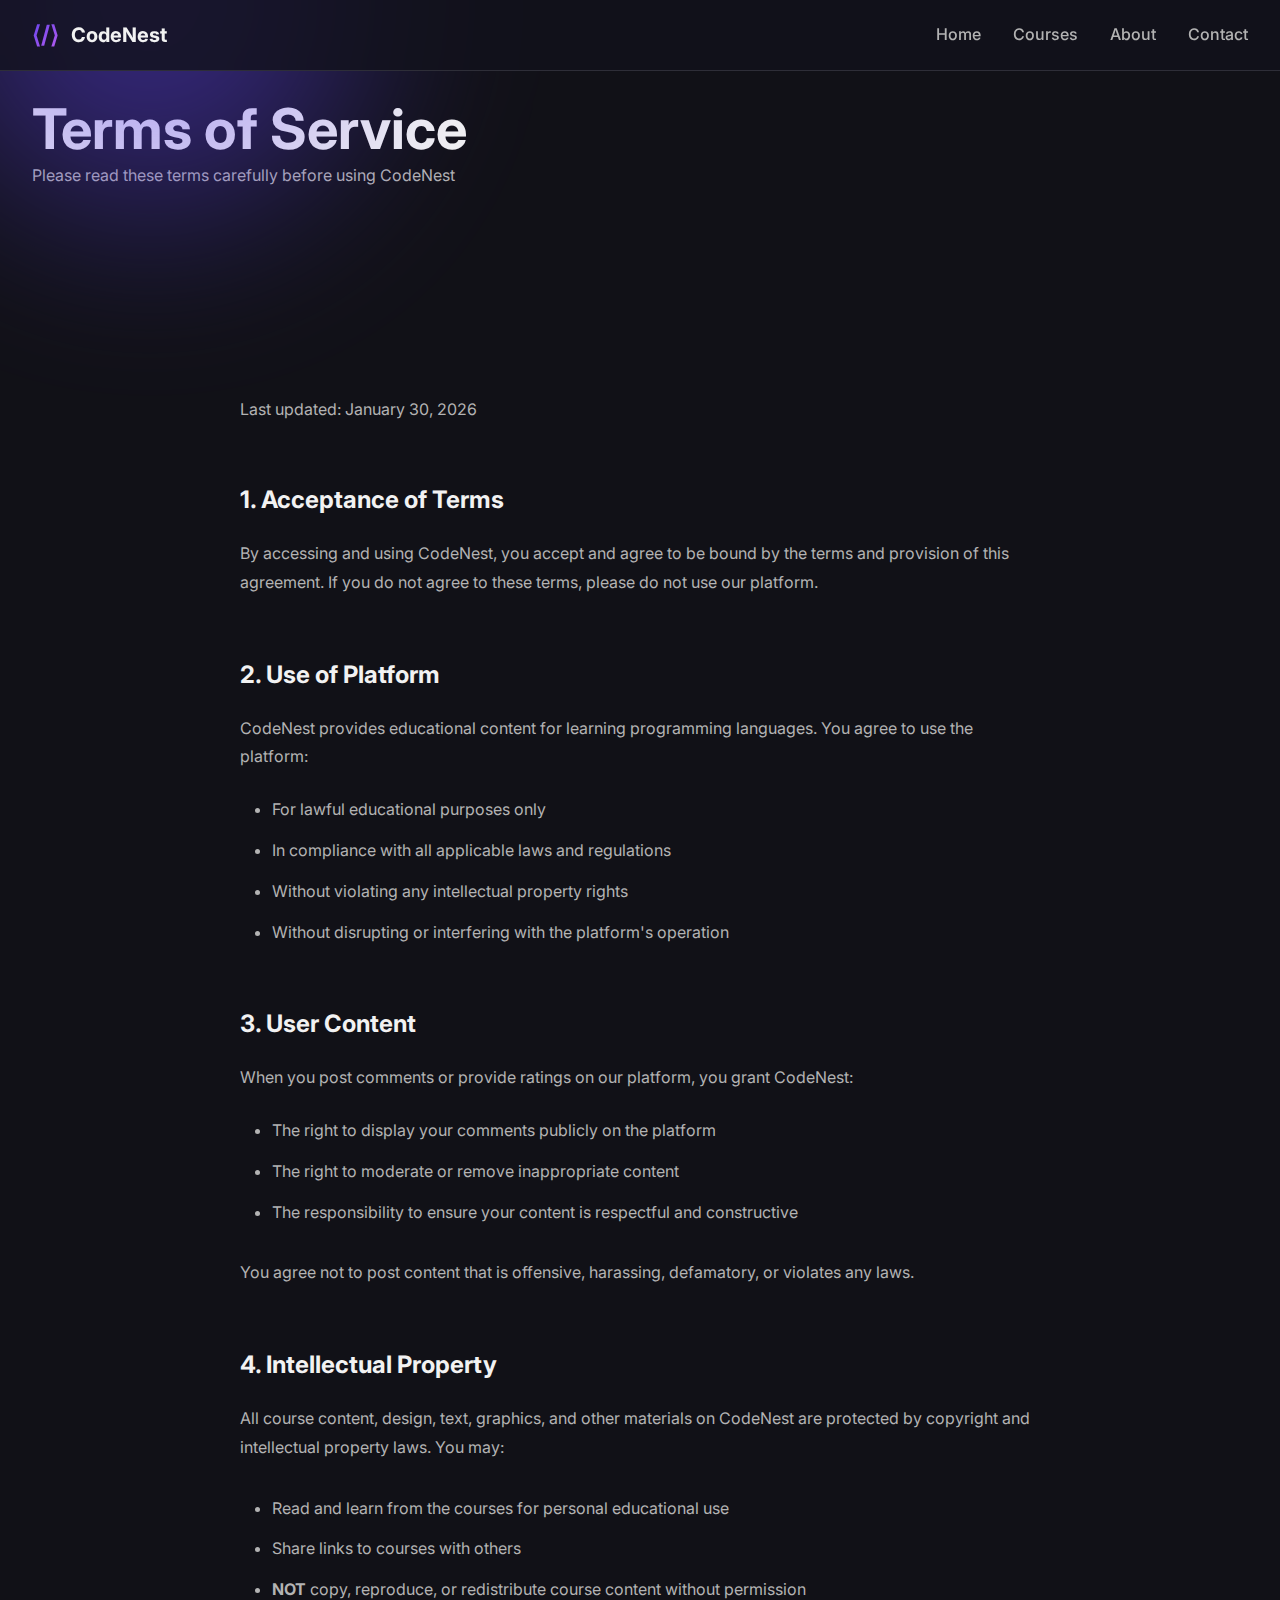
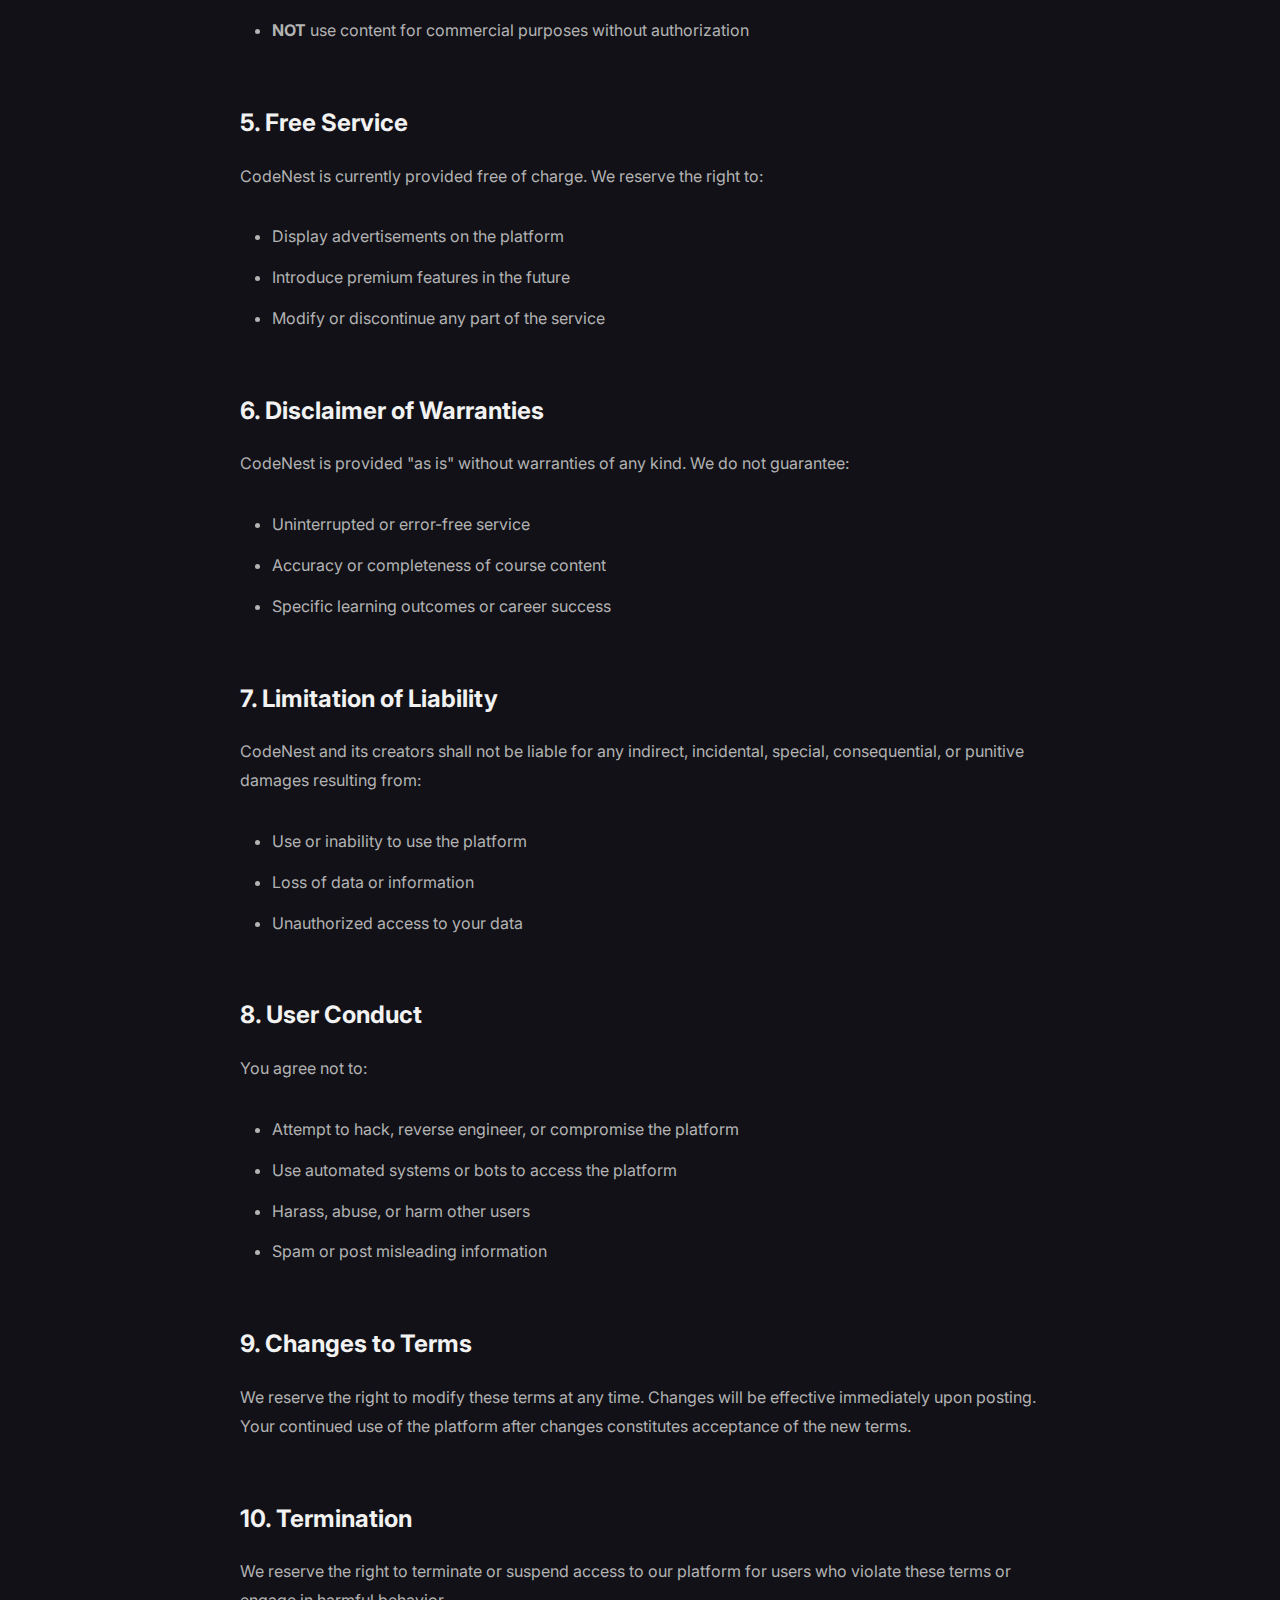
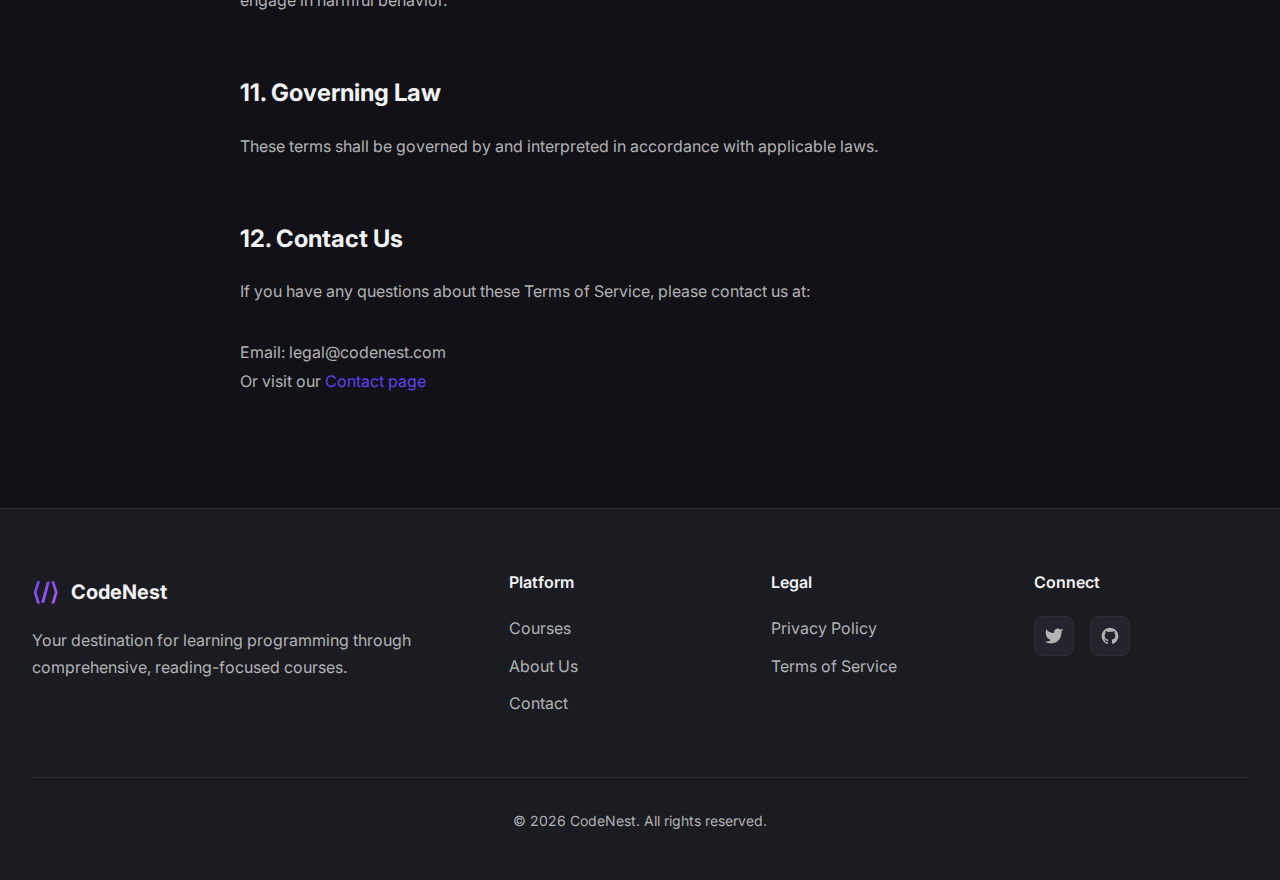
<file: terms.html>
<!DOCTYPE html>
<html lang="en">

<head>
    <meta charset="UTF-8">
    <meta name="viewport" content="width=device-width, initial-scale=1.0">
    <meta name="description" content="Terms of Service - CodeNest platform usage terms and conditions">
    <title>Terms of Service - CodeNest</title>
    <link rel="stylesheet" href="css/style.css">
    <link href="https://fonts.googleapis.com/css2?family=Inter:wght@300;400;500;600;700;800&display=swap"
        rel="stylesheet">
</head>

<body>
    <nav class="navbar" id="navbar">
        <div class="container nav-container">
            <div class="logo" onclick="window.location.href='index.html'">
                <span class="logo-icon">⟨/⟩</span>
                <span class="logo-text">CodeNest</span>
            </div>
            <div class="nav-links" id="navLinks">
                <a href="index.html" class="nav-link">Home</a>
                <a href="courses.html" class="nav-link">Courses</a>
                <a href="about.html" class="nav-link">About</a>
                <a href="contact.html" class="nav-link">Contact</a>
            </div>
            <button class="menu-toggle" id="menuToggle">
                <span></span>
                <span></span>
                <span></span>
            </button>
        </div>
    </nav>

    <section class="page-header">
        <div class="header-background">
            <div class="gradient-orb orb-1"></div>
        </div>
        <div class="container">
            <h1 class="page-title">Terms of Service</h1>
            <p class="page-description">Please read these terms carefully before using CodeNest</p>
        </div>
    </section>

    <section style="padding: var(--spacing-4xl) 0;">
        <div class="container">
            <div style="max-width: 800px; margin: 0 auto;">
                <p style="color: var(--color-text-secondary); margin-bottom: var(--spacing-2xl);">
                    Last updated: January 30, 2026
                </p>

                <h2
                    style="font-size: var(--font-size-2xl); margin-bottom: var(--spacing-lg); margin-top: var(--spacing-3xl);">
                    1. Acceptance of Terms</h2>
                <p
                    style="font-size: var(--font-size-base); color: var(--color-text-secondary); line-height: 1.8; margin-bottom: var(--spacing-xl);">
                    By accessing and using CodeNest, you accept and agree to be bound by the terms and provision of this
                    agreement. If you do not agree to these terms, please do not use our platform.
                </p>

                <h2
                    style="font-size: var(--font-size-2xl); margin-bottom: var(--spacing-lg); margin-top: var(--spacing-3xl);">
                    2. Use of Platform</h2>
                <p
                    style="font-size: var(--font-size-base); color: var(--color-text-secondary); line-height: 1.8; margin-bottom: var(--spacing-lg);">
                    CodeNest provides educational content for learning programming languages. You agree to use the
                    platform:
                </p>
                <ul
                    style="font-size: var(--font-size-base); color: var(--color-text-secondary); line-height: 1.8; padding-left: var(--spacing-xl); margin-bottom: var(--spacing-xl);">
                    <li style="margin-bottom: var(--spacing-sm);">For lawful educational purposes only</li>
                    <li style="margin-bottom: var(--spacing-sm);">In compliance with all applicable laws and regulations
                    </li>
                    <li style="margin-bottom: var(--spacing-sm);">Without violating any intellectual property rights
                    </li>
                    <li style="margin-bottom: var(--spacing-sm);">Without disrupting or interfering with the platform's
                        operation</li>
                </ul>

                <h2
                    style="font-size: var(--font-size-2xl); margin-bottom: var(--spacing-lg); margin-top: var(--spacing-3xl);">
                    3. User Content</h2>
                <p
                    style="font-size: var(--font-size-base); color: var(--color-text-secondary); line-height: 1.8; margin-bottom: var(--spacing-lg);">
                    When you post comments or provide ratings on our platform, you grant CodeNest:
                </p>
                <ul
                    style="font-size: var(--font-size-base); color: var(--color-text-secondary); line-height: 1.8; padding-left: var(--spacing-xl); margin-bottom: var(--spacing-xl);">
                    <li style="margin-bottom: var(--spacing-sm);">The right to display your comments publicly on the
                        platform</li>
                    <li style="margin-bottom: var(--spacing-sm);">The right to moderate or remove inappropriate content
                    </li>
                    <li style="margin-bottom: var(--spacing-sm);">The responsibility to ensure your content is
                        respectful and constructive</li>
                </ul>
                <p
                    style="font-size: var(--font-size-base); color: var(--color-text-secondary); line-height: 1.8; margin-bottom: var(--spacing-xl);">
                    You agree not to post content that is offensive, harassing, defamatory, or violates any laws.
                </p>

                <h2
                    style="font-size: var(--font-size-2xl); margin-bottom: var(--spacing-lg); margin-top: var(--spacing-3xl);">
                    4. Intellectual Property</h2>
                <p
                    style="font-size: var(--font-size-base); color: var(--color-text-secondary); line-height: 1.8; margin-bottom: var(--spacing-xl);">
                    All course content, design, text, graphics, and other materials on CodeNest are protected by
                    copyright and intellectual property laws. You may:
                </p>
                <ul
                    style="font-size: var(--font-size-base); color: var(--color-text-secondary); line-height: 1.8; padding-left: var(--spacing-xl); margin-bottom: var(--spacing-xl);">
                    <li style="margin-bottom: var(--spacing-sm);">Read and learn from the courses for personal
                        educational use</li>
                    <li style="margin-bottom: var(--spacing-sm);">Share links to courses with others</li>
                    <li style="margin-bottom: var(--spacing-sm);"><strong>NOT</strong> copy, reproduce, or redistribute
                        course content without permission</li>
                    <li style="margin-bottom: var(--spacing-sm);"><strong>NOT</strong> use content for commercial
                        purposes without authorization</li>
                </ul>

                <h2
                    style="font-size: var(--font-size-2xl); margin-bottom: var(--spacing-lg); margin-top: var(--spacing-3xl);">
                    5. Free Service</h2>
                <p
                    style="font-size: var(--font-size-base); color: var(--color-text-secondary); line-height: 1.8; margin-bottom: var(--spacing-xl);">
                    CodeNest is currently provided free of charge. We reserve the right to:
                </p>
                <ul
                    style="font-size: var(--font-size-base); color: var(--color-text-secondary); line-height: 1.8; padding-left: var(--spacing-xl); margin-bottom: var(--spacing-xl);">
                    <li style="margin-bottom: var(--spacing-sm);">Display advertisements on the platform</li>
                    <li style="margin-bottom: var(--spacing-sm);">Introduce premium features in the future</li>
                    <li style="margin-bottom: var(--spacing-sm);">Modify or discontinue any part of the service</li>
                </ul>

                <h2
                    style="font-size: var(--font-size-2xl); margin-bottom: var(--spacing-lg); margin-top: var(--spacing-3xl);">
                    6. Disclaimer of Warranties</h2>
                <p
                    style="font-size: var(--font-size-base); color: var(--color-text-secondary); line-height: 1.8; margin-bottom: var(--spacing-xl);">
                    CodeNest is provided "as is" without warranties of any kind. We do not guarantee:
                </p>
                <ul
                    style="font-size: var(--font-size-base); color: var(--color-text-secondary); line-height: 1.8; padding-left: var(--spacing-xl); margin-bottom: var(--spacing-xl);">
                    <li style="margin-bottom: var(--spacing-sm);">Uninterrupted or error-free service</li>
                    <li style="margin-bottom: var(--spacing-sm);">Accuracy or completeness of course content</li>
                    <li style="margin-bottom: var(--spacing-sm);">Specific learning outcomes or career success</li>
                </ul>

                <h2
                    style="font-size: var(--font-size-2xl); margin-bottom: var(--spacing-lg); margin-top: var(--spacing-3xl);">
                    7. Limitation of Liability</h2>
                <p
                    style="font-size: var(--font-size-base); color: var(--color-text-secondary); line-height: 1.8; margin-bottom: var(--spacing-xl);">
                    CodeNest and its creators shall not be liable for any indirect, incidental, special, consequential,
                    or punitive damages resulting from:
                </p>
                <ul
                    style="font-size: var(--font-size-base); color: var(--color-text-secondary); line-height: 1.8; padding-left: var(--spacing-xl); margin-bottom: var(--spacing-xl);">
                    <li style="margin-bottom: var(--spacing-sm);">Use or inability to use the platform</li>
                    <li style="margin-bottom: var(--spacing-sm);">Loss of data or information</li>
                    <li style="margin-bottom: var(--spacing-sm);">Unauthorized access to your data</li>
                </ul>

                <h2
                    style="font-size: var(--font-size-2xl); margin-bottom: var(--spacing-lg); margin-top: var(--spacing-3xl);">
                    8. User Conduct</h2>
                <p
                    style="font-size: var(--font-size-base); color: var(--color-text-secondary); line-height: 1.8; margin-bottom: var(--spacing-xl);">
                    You agree not to:
                </p>
                <ul
                    style="font-size: var(--font-size-base); color: var(--color-text-secondary); line-height: 1.8; padding-left: var(--spacing-xl); margin-bottom: var(--spacing-xl);">
                    <li style="margin-bottom: var(--spacing-sm);">Attempt to hack, reverse engineer, or compromise the
                        platform</li>
                    <li style="margin-bottom: var(--spacing-sm);">Use automated systems or bots to access the platform
                    </li>
                    <li style="margin-bottom: var(--spacing-sm);">Harass, abuse, or harm other users</li>
                    <li style="margin-bottom: var(--spacing-sm);">Spam or post misleading information</li>
                </ul>

                <h2
                    style="font-size: var(--font-size-2xl); margin-bottom: var(--spacing-lg); margin-top: var(--spacing-3xl);">
                    9. Changes to Terms</h2>
                <p
                    style="font-size: var(--font-size-base); color: var(--color-text-secondary); line-height: 1.8; margin-bottom: var(--spacing-xl);">
                    We reserve the right to modify these terms at any time. Changes will be effective immediately upon
                    posting. Your continued use of the platform after changes constitutes acceptance of the new terms.
                </p>

                <h2
                    style="font-size: var(--font-size-2xl); margin-bottom: var(--spacing-lg); margin-top: var(--spacing-3xl);">
                    10. Termination</h2>
                <p
                    style="font-size: var(--font-size-base); color: var(--color-text-secondary); line-height: 1.8; margin-bottom: var(--spacing-xl);">
                    We reserve the right to terminate or suspend access to our platform for users who violate these
                    terms or engage in harmful behavior.
                </p>

                <h2
                    style="font-size: var(--font-size-2xl); margin-bottom: var(--spacing-lg); margin-top: var(--spacing-3xl);">
                    11. Governing Law</h2>
                <p
                    style="font-size: var(--font-size-base); color: var(--color-text-secondary); line-height: 1.8; margin-bottom: var(--spacing-xl);">
                    These terms shall be governed by and interpreted in accordance with applicable laws.
                </p>

                <h2
                    style="font-size: var(--font-size-2xl); margin-bottom: var(--spacing-lg); margin-top: var(--spacing-3xl);">
                    12. Contact Us</h2>
                <p
                    style="font-size: var(--font-size-base); color: var(--color-text-secondary); line-height: 1.8; margin-bottom: var(--spacing-xl);">
                    If you have any questions about these Terms of Service, please contact us at:
                </p>
                <p style="font-size: var(--font-size-base); color: var(--color-text-secondary); line-height: 1.8;">
                    Email: legal@codenest.com<br>
                    Or visit our <a href="contact.html" style="color: var(--color-primary);">Contact page</a>
                </p>
            </div>
        </div>
    </section>

    <footer class="footer">
        <div class="container">
            <div class="footer-grid">
                <div class="footer-col">
                    <div class="footer-logo">
                        <span class="logo-icon">⟨/⟩</span>
                        <span class="logo-text">CodeNest</span>
                    </div>
                    <p class="footer-description">
                        Your destination for learning programming through comprehensive, reading-focused courses.
                    </p>
                </div>
                <div class="footer-col">
                    <h4 class="footer-title">Platform</h4>
                    <ul class="footer-links">
                        <li><a href="courses.html">Courses</a></li>
                        <li><a href="about.html">About Us</a></li>
                        <li><a href="contact.html">Contact</a></li>
                    </ul>
                </div>
                <div class="footer-col">
                    <h4 class="footer-title">Legal</h4>
                    <ul class="footer-links">
                        <li><a href="privacy.html">Privacy Policy</a></li>
                        <li><a href="terms.html">Terms of Service</a></li>
                    </ul>
                </div>
                <div class="footer-col">
                    <h4 class="footer-title">Connect</h4>
                    <div class="social-links">
                        <a href="#" class="social-link" aria-label="Twitter">
                            <svg width="20" height="20" viewBox="0 0 24 24" fill="currentColor">
                                <path
                                    d="M23 3a10.9 10.9 0 01-3.14 1.53 4.48 4.48 0 00-7.86 3v1A10.66 10.66 0 013 4s-4 9 5 13a11.64 11.64 0 01-7 2c9 5 20 0 20-11.5a4.5 4.5 0 00-.08-.83A7.72 7.72 0 0023 3z" />
                            </svg>
                        </a>
                        <a href="#" class="social-link" aria-label="GitHub">
                            <svg width="20" height="20" viewBox="0 0 24 24" fill="currentColor">
                                <path
                                    d="M12 2C6.477 2 2 6.477 2 12c0 4.42 2.865 8.17 6.839 9.49.5.092.682-.217.682-.482 0-.237-.008-.866-.013-1.7-2.782.603-3.369-1.34-3.369-1.34-.454-1.156-1.11-1.463-1.11-1.463-.908-.62.069-.608.069-.608 1.003.07 1.531 1.03 1.531 1.03.892 1.529 2.341 1.087 2.91.831.092-.646.35-1.086.636-1.336-2.22-.253-4.555-1.11-4.555-4.943 0-1.091.39-1.984 1.029-2.683-.103-.253-.446-1.27.098-2.647 0 0 .84-.269 2.75 1.025A9.578 9.578 0 0112 6.836c.85.004 1.705.114 2.504.336 1.909-1.294 2.747-1.025 2.747-1.025.546 1.377.203 2.394.1 2.647.64.699 1.028 1.592 1.028 2.683 0 3.842-2.339 4.687-4.566 4.935.359.309.678.919.678 1.852 0 1.336-.012 2.415-.012 2.743 0 .267.18.578.688.48C19.138 20.167 22 16.418 22 12c0-5.523-4.477-10-10-10z" />
                            </svg>
                        </a>
                    </div>
                </div>
            </div>
            <div class="footer-bottom">
                <p>&copy; 2026 CodeNest. All rights reserved.</p>
            </div>
        </div>
    </footer>

    <script src="js/data.js"></script>
    <script src="js/main.js"></script>
</body>

</html>
</file>
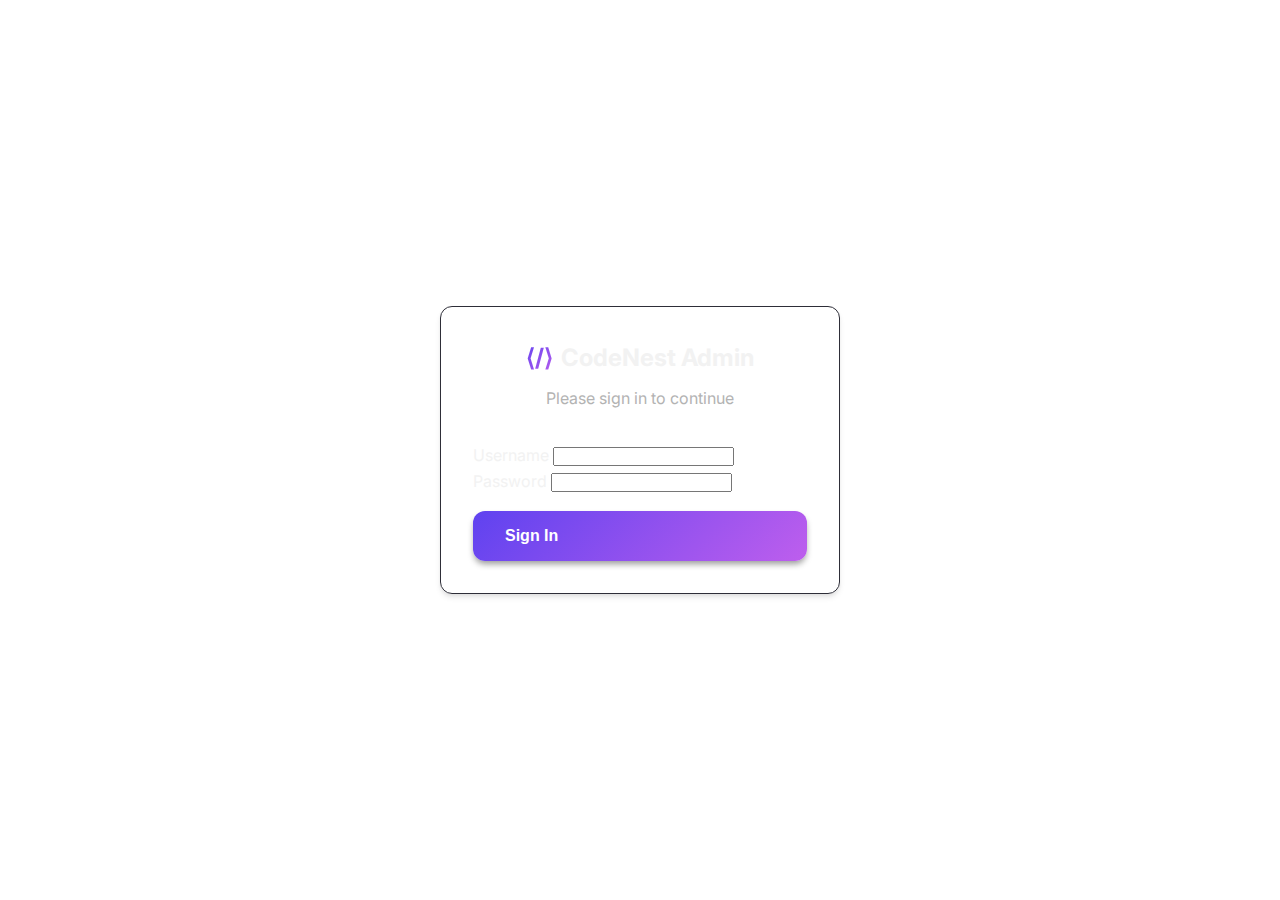
<file: admin/login.html>
<!DOCTYPE html>
<html lang="en">

<head>
    <meta charset="UTF-8">
    <meta name="viewport" content="width=device-width, initial-scale=1.0">
    <title>Admin Login - CodeNest</title>
    <link rel="stylesheet" href="../css/style.css">
    <link rel="preconnect" href="https://fonts.googleapis.com">
    <link rel="preconnect" href="https://fonts.gstatic.com" crossorigin>
    <link href="https://fonts.googleapis.com/css2?family=Inter:wght@300;400;500;600;700;800&display=swap"
        rel="stylesheet">
    <link rel="icon" type="image/svg+xml" href="../images/favicon.svg">
    <style>
        .login-body {
            display: flex;
            align-items: center;
            justify-content: center;
            min-height: 100vh;
            background-color: var(--color-bg-secondary);
        }

        .login-card {
            background: var(--color-bg-primary);
            padding: 2rem;
            border-radius: 12px;
            box-shadow: 0 4px 6px -1px rgba(0, 0, 0, 0.1), 0 2px 4px -1px rgba(0, 0, 0, 0.06);
            width: 100%;
            max-width: 400px;
            border: 1px solid var(--color-border);
        }

        .login-header {
            text-align: center;
            margin-bottom: 2rem;
        }

        .login-logo {
            display: inline-flex;
            align-items: center;
            gap: 0.5rem;
            font-size: 1.5rem;
            font-weight: 700;
            color: var(--color-text-primary);
            margin-bottom: 0.5rem;
        }

        .login-logo .logo-icon {
            color: var(--color-primary);
        }
    </style>
</head>

<body class="login-body">
    <div class="login-card">
        <div class="login-header">
            <div class="login-logo">
                <span class="logo-icon">⟨/⟩</span>
                <span>CodeNest Admin</span>
            </div>
            <p style="color: var(--color-text-secondary);">Please sign in to continue</p>
        </div>
        <form id="loginForm" onsubmit="handleLogin(event)">
            <div class="form-group">
                <label class="form-label">Username</label>
                <input type="text" class="form-input" id="username" required>
            </div>
            <div class="form-group">
                <label class="form-label">Password</label>
                <input type="password" class="form-input" id="password" required>
            </div>
            <button type="submit" class="btn btn-primary" style="width: 100%; margin-top: 1rem;">Sign In</button>
        </form>
    </div>

    <script>
        function handleLogin(e) {
            e.preventDefault();
            const user = document.getElementById('username').value;
            const pass = document.getElementById('password').value;

            // Simple hardcoded check for prototype
            if (user === 'admin' && pass === 'admin123') {
                sessionStorage.setItem('adminLoggedIn', 'true');
                window.location.href = 'index.html';
            } else {
                alert('Invalid credentials');
            }
        }
    </script>
</body>

</html>
</file>
<file: css/style.css>
/* ========================================
   CODENEST - MODERN LEARNING PLATFORM
   Design System & Global Styles
   ======================================== */

/* === CSS Variables === */
:root {
    /* Color Palette - Unique & Premium */
    --primary-hue: 250;
    --secondary-hue: 200;

    --color-primary: hsl(var(--primary-hue), 85%, 60%);
    --color-primary-light: hsl(var(--primary-hue), 85%, 70%);
    --color-primary-dark: hsl(var(--primary-hue), 85%, 50%);

    --color-secondary: hsl(var(--secondary-hue), 75%, 55%);
    --color-secondary-light: hsl(var(--secondary-hue), 75%, 65%);

    --color-accent: hsl(280, 80%, 65%);
    --color-success: hsl(140, 70%, 50%);
    --color-warning: hsl(40, 95%, 55%);
    --color-error: hsl(350, 85%, 60%);

    /* Neutral Colors */
    --color-background: hsl(240, 15%, 8%);
    --color-surface: hsl(240, 12%, 12%);
    --color-surface-elevated: hsl(240, 12%, 16%);
    --color-surface-hover: hsl(240, 12%, 20%);

    --color-text-primary: hsl(0, 0%, 95%);
    --color-text-secondary: hsl(0, 0%, 70%);
    --color-text-tertiary: hsl(0, 0%, 50%);

    --color-border: hsl(240, 10%, 20%);
    --color-border-light: hsl(240, 10%, 25%);

    /* Typography */
    --font-primary: 'Inter', -apple-system, BlinkMacSystemFont, 'Segoe UI', sans-serif;
    --font-code: 'Fira Code', 'Courier New', monospace;

    --font-size-xs: 0.75rem;
    --font-size-sm: 0.875rem;
    --font-size-base: 1rem;
    --font-size-lg: 1.125rem;
    --font-size-xl: 1.25rem;
    --font-size-2xl: 1.5rem;
    --font-size-3xl: 2rem;
    --font-size-4xl: 2.5rem;
    --font-size-5xl: 3.5rem;

    --font-weight-normal: 400;
    --font-weight-medium: 500;
    --font-weight-semibold: 600;
    --font-weight-bold: 700;
    --font-weight-extrabold: 800;

    /* Spacing */
    --spacing-xs: 0.5rem;
    --spacing-sm: 0.75rem;
    --spacing-md: 1rem;
    --spacing-lg: 1.5rem;
    --spacing-xl: 2rem;
    --spacing-2xl: 3rem;
    --spacing-3xl: 4rem;
    --spacing-4xl: 6rem;

    /* Border Radius */
    --radius-sm: 0.375rem;
    --radius-md: 0.5rem;
    --radius-lg: 0.75rem;
    --radius-xl: 1rem;
    --radius-2xl: 1.5rem;
    --radius-full: 9999px;

    /* Shadows */
    --shadow-sm: 0 1px 2px 0 rgba(0, 0, 0, 0.3);
    --shadow-md: 0 4px 6px -1px rgba(0, 0, 0, 0.4);
    --shadow-lg: 0 10px 15px -3px rgba(0, 0, 0, 0.5);
    --shadow-xl: 0 20px 25px -5px rgba(0, 0, 0, 0.6);
    --shadow-glow: 0 0 20px rgba(var(--primary-hue), 85%, 60%, 0.3);

    /* Transitions */
    --transition-fast: 150ms ease;
    --transition-base: 250ms ease;
    --transition-slow: 350ms ease;

    /* Z-Index */
    --z-dropdown: 1000;
    --z-sticky: 1020;
    --z-fixed: 1030;
    --z-modal: 1040;
    --z-popover: 1050;
    --z-tooltip: 1060;
}

/* === Global Reset === */
*,
*::before,
*::after {
    margin: 0;
    padding: 0;
    box-sizing: border-box;
}

html {
    scroll-behavior: smooth;
    overflow-x: hidden;
}

body {
    font-family: var(--font-primary);
    font-size: var(--font-size-base);
    font-weight: var(--font-weight-normal);
    line-height: 1.6;
    color: var(--color-text-primary);
    background-color: var(--color-background);
    -webkit-font-smoothing: antialiased;
    -moz-osx-font-smoothing: grayscale;
    overflow-x: hidden;
}

/* === Typography === */
h1,
h2,
h3,
h4,
h5,
h6 {
    font-weight: var(--font-weight-bold);
    line-height: 1.2;
    color: var(--color-text-primary);
}

h1 {
    font-size: var(--font-size-5xl);
}

h2 {
    font-size: var(--font-size-4xl);
}

h3 {
    font-size: var(--font-size-3xl);
}

h4 {
    font-size: var(--font-size-2xl);
}

h5 {
    font-size: var(--font-size-xl);
}

h6 {
    font-size: var(--font-size-lg);
}

p {
    margin-bottom: var(--spacing-md);
    color: var(--color-text-secondary);
}

a {
    color: var(--color-primary);
    text-decoration: none;
    transition: color var(--transition-fast);
}

a:hover {
    color: var(--color-primary-light);
}

code {
    font-family: var(--font-code);
    font-size: 0.9em;
    padding: 0.2em 0.4em;
    background-color: var(--color-surface-elevated);
    border-radius: var(--radius-sm);
    color: var(--color-accent);
}

/* === Layout === */
.container {
    width: 100%;
    max-width: 1280px;
    margin: 0 auto;
    padding: 0 var(--spacing-xl);
}

/* === Navigation === */
.navbar {
    position: fixed;
    top: 0;
    left: 0;
    right: 0;
    z-index: var(--z-sticky);
    background-color: rgba(17, 17, 27, 0.8);
    backdrop-filter: blur(12px);
    border-bottom: 1px solid var(--color-border);
    transition: all var(--transition-base);
}

.navbar.scrolled {
    background-color: rgba(17, 17, 27, 0.95);
    box-shadow: var(--shadow-lg);
}

.nav-container {
    display: flex;
    align-items: center;
    justify-content: space-between;
    height: 70px;
}

.logo {
    display: flex;
    align-items: center;
    gap: var(--spacing-sm);
    font-size: var(--font-size-xl);
    font-weight: var(--font-weight-bold);
    color: var(--color-text-primary);
    cursor: pointer;
}

.logo-icon {
    font-size: var(--font-size-2xl);
    background: linear-gradient(135deg, var(--color-primary), var(--color-accent));
    -webkit-background-clip: text;
    -webkit-text-fill-color: transparent;
    background-clip: text;
}

.nav-links {
    display: flex;
    align-items: center;
    gap: var(--spacing-xl);
}

.nav-link {
    position: relative;
    padding: var(--spacing-sm) 0;
    color: var(--color-text-secondary);
    font-weight: var(--font-weight-medium);
    transition: color var(--transition-fast);
}

.nav-link::after {
    content: '';
    position: absolute;
    bottom: 0;
    left: 0;
    width: 0;
    height: 2px;
    background: linear-gradient(90deg, var(--color-primary), var(--color-accent));
    transition: width var(--transition-base);
}

.nav-link:hover,
.nav-link.active {
    color: var(--color-text-primary);
}

.nav-link:hover::after,
.nav-link.active::after {
    width: 100%;
}

.nav-admin {
    padding: var(--spacing-sm) var(--spacing-lg);
    background: linear-gradient(135deg, var(--color-primary), var(--color-accent));
    border-radius: var(--radius-full);
    color: white !important;
}

.nav-admin::after {
    display: none;
}

.nav-admin:hover {
    transform: translateY(-2px);
    box-shadow: var(--shadow-glow);
}

.menu-toggle {
    display: none;
    flex-direction: column;
    gap: 5px;
    background: none;
    border: none;
    cursor: pointer;
    padding: var(--spacing-sm);
}

.menu-toggle span {
    width: 25px;
    height: 2px;
    background-color: var(--color-text-primary);
    transition: all var(--transition-fast);
}

/* === Hero Section === */
.hero {
    position: relative;
    min-height: 100vh;
    display: flex;
    align-items: center;
    padding-top: 70px;
    overflow: hidden;
}

.hero-background {
    position: absolute;
    inset: 0;
    overflow: hidden;
    z-index: -1;
}

.gradient-orb {
    position: absolute;
    border-radius: 50%;
    filter: blur(80px);
    opacity: 0.6;
    animation: float 20s ease-in-out infinite;
}

.orb-1 {
    width: 500px;
    height: 500px;
    background: radial-gradient(circle, var(--color-primary), transparent);
    top: -250px;
    left: -100px;
}

.orb-2 {
    width: 400px;
    height: 400px;
    background: radial-gradient(circle, var(--color-accent), transparent);
    bottom: -200px;
    right: -100px;
    animation-delay: -10s;
}

.orb-3 {
    width: 300px;
    height: 300px;
    background: radial-gradient(circle, var(--color-secondary), transparent);
    top: 50%;
    right: 10%;
    animation-delay: -5s;
}

@keyframes float {

    0%,
    100% {
        transform: translate(0, 0) scale(1);
    }

    33% {
        transform: translate(30px, -30px) scale(1.1);
    }

    66% {
        transform: translate(-20px, 20px) scale(0.9);
    }
}

.hero-container {
    display: grid;
    grid-template-columns: 1fr 1fr;
    gap: var(--spacing-4xl);
    align-items: center;
}

.hero-content {
    z-index: 1;
}

.hero-badge {
    display: inline-flex;
    align-items: center;
    gap: var(--spacing-sm);
    padding: var(--spacing-sm) var(--spacing-lg);
    background: var(--color-surface-elevated);
    border: 1px solid var(--color-border);
    border-radius: var(--radius-full);
    font-size: var(--font-size-sm);
    color: var(--color-text-secondary);
    margin-bottom: var(--spacing-xl);
    animation: slideDown 0.6s ease-out;
}

.badge-dot {
    width: 8px;
    height: 8px;
    background: var(--color-success);
    border-radius: 50%;
    animation: pulse 2s ease-in-out infinite;
}

@keyframes pulse {

    0%,
    100% {
        opacity: 1;
    }

    50% {
        opacity: 0.5;
    }
}

@keyframes slideDown {
    from {
        opacity: 0;
        transform: translateY(-20px);
    }

    to {
        opacity: 1;
        transform: translateY(0);
    }
}

.hero-title {
    font-size: var(--font-size-5xl);
    font-weight: var(--font-weight-extrabold);
    line-height: 1.1;
    margin-bottom: var(--spacing-lg);
    animation: slideUp 0.6s ease-out 0.2s both;
}

@keyframes slideUp {
    from {
        opacity: 0;
        transform: translateY(30px);
    }

    to {
        opacity: 1;
        transform: translateY(0);
    }
}

.gradient-text {
    background: linear-gradient(135deg, var(--color-primary), var(--color-accent));
    -webkit-background-clip: text;
    -webkit-text-fill-color: transparent;
    background-clip: text;
}

.hero-description {
    font-size: var(--font-size-lg);
    color: var(--color-text-secondary);
    line-height: 1.7;
    margin-bottom: var(--spacing-2xl);
    max-width: 600px;
    animation: slideUp 0.6s ease-out 0.4s both;
}

.hero-buttons {
    display: flex;
    gap: var(--spacing-lg);
    margin-bottom: var(--spacing-3xl);
    animation: slideUp 0.6s ease-out 0.6s both;
}

.hero-stats {
    display: flex;
    align-items: center;
    gap: var(--spacing-xl);
    animation: slideUp 0.6s ease-out 0.8s both;
}

.stat-item {
    text-align: center;
}

.stat-number {
    font-size: var(--font-size-3xl);
    font-weight: var(--font-weight-extrabold);
    background: linear-gradient(135deg, var(--color-primary), var(--color-accent));
    -webkit-background-clip: text;
    -webkit-text-fill-color: transparent;
    background-clip: text;
    margin-bottom: var(--spacing-xs);
}

.stat-label {
    font-size: var(--font-size-sm);
    color: var(--color-text-tertiary);
    font-weight: var(--font-weight-medium);
}

.stat-divider {
    width: 1px;
    height: 40px;
    background: var(--color-border);
}

/* === Code Window === */
.hero-visual {
    position: relative;
    animation: slideUp 0.8s ease-out 0.4s both;
}

.code-window {
    background: var(--color-surface-elevated);
    border: 1px solid var(--color-border);
    border-radius: var(--radius-xl);
    overflow: hidden;
    box-shadow: var(--shadow-xl);
    transition: transform var(--transition-base);
}

.code-window:hover {
    transform: translateY(-5px);
    box-shadow: 0 25px 50px -12px rgba(0, 0, 0, 0.7);
}

.window-header {
    display: flex;
    align-items: center;
    justify-content: space-between;
    padding: var(--spacing-md) var(--spacing-lg);
    background: var(--color-surface);
    border-bottom: 1px solid var(--color-border);
}

.window-dots {
    display: flex;
    gap: var(--spacing-sm);
}

.dot {
    width: 12px;
    height: 12px;
    border-radius: 50%;
}

.dot-red {
    background: var(--color-error);
}

.dot-yellow {
    background: var(--color-warning);
}

.dot-green {
    background: var(--color-success);
}

.window-title {
    font-family: var(--font-code);
    font-size: var(--font-size-sm);
    color: var(--color-text-tertiary);
}

.window-content {
    padding: var(--spacing-xl);
    font-family: var(--font-code);
    font-size: var(--font-size-sm);
    line-height: 1.8;
}

.code-line {
    margin-bottom: var(--spacing-sm);
}

.code-keyword {
    color: var(--color-accent);
}

.code-var {
    color: var(--color-secondary);
}

.code-func {
    color: var(--color-primary);
}

.code-string {
    color: var(--color-success);
}

/* === Buttons === */
.btn {
    display: inline-flex;
    align-items: center;
    gap: var(--spacing-sm);
    padding: var(--spacing-md) var(--spacing-xl);
    font-size: var(--font-size-base);
    font-weight: var(--font-weight-semibold);
    border: none;
    border-radius: var(--radius-lg);
    cursor: pointer;
    transition: all var(--transition-base);
    text-decoration: none;
}

.btn-primary {
    background: linear-gradient(135deg, var(--color-primary), var(--color-accent));
    color: white;
    box-shadow: var(--shadow-md);
}

.btn-primary:hover {
    transform: translateY(-2px);
    box-shadow: var(--shadow-xl), var(--shadow-glow);
    color: white;
}

.btn-secondary {
    background: var(--color-surface-elevated);
    color: var(--color-text-primary);
    border: 1px solid var(--color-border);
}

.btn-secondary:hover {
    background: var(--color-surface-hover);
    border-color: var(--color-border-light);
    transform: translateY(-2px);
    color: var(--color-text-primary);
}

.btn-large {
    padding: var(--spacing-lg) var(--spacing-2xl);
    font-size: var(--font-size-lg);
}

/* === Sections === */
section {
    padding: var(--spacing-4xl) 0;
}

.section-header {
    text-align: center;
    margin-bottom: var(--spacing-3xl);
}

.section-title {
    font-size: var(--font-size-4xl);
    font-weight: var(--font-weight-extrabold);
    margin-bottom: var(--spacing-md);
}

.section-subtitle {
    font-size: var(--font-size-lg);
    color: var(--color-text-secondary);
    max-width: 600px;
    margin: 0 auto;
}

/* === Languages Section === */
.languages-section {
    background: linear-gradient(180deg, transparent, var(--color-surface) 50%, transparent);
}

.languages-grid {
    display: grid;
    grid-template-columns: repeat(auto-fill, minmax(280px, 1fr));
    gap: var(--spacing-xl);
}

.language-card {
    position: relative;
    padding: var(--spacing-xl);
    background: var(--color-surface-elevated);
    border: 1px solid var(--color-border);
    border-radius: var(--radius-xl);
    cursor: pointer;
    transition: all var(--transition-base);
    overflow: hidden;
}

.language-card::before {
    content: '';
    position: absolute;
    top: 0;
    left: 0;
    right: 0;
    height: 4px;
    background: linear-gradient(90deg, var(--color-primary), var(--color-accent));
    transform: scaleX(0);
    transition: transform var(--transition-base);
}

.language-card:hover {
    transform: translateY(-5px);
    border-color: var(--color-border-light);
    box-shadow: var(--shadow-lg);
}

.language-card:hover::before {
    transform: scaleX(1);
}

.language-icon {
    font-size: 3rem;
    margin-bottom: var(--spacing-md);
    display: flex;
    align-items: center;
    justify-content: center;
    width: 64px;
    height: 64px;
}

.language-icon svg {
    width: 48px;
    height: 48px;
    stroke: var(--color-primary);
    stroke-width: 1.5;
    transition: all var(--transition-base);
}

.language-card:hover .language-icon svg {
    stroke: var(--color-accent);
    transform: scale(1.1);
}

.language-name {
    font-size: var(--font-size-xl);
    font-weight: var(--font-weight-bold);
    margin-bottom: var(--spacing-sm);
}

.language-description {
    font-size: var(--font-size-sm);
    color: var(--color-text-secondary);
    margin-bottom: var(--spacing-lg);
}

.language-stats {
    display: flex;
    gap: var(--spacing-lg);
    font-size: var(--font-size-sm);
    color: var(--color-text-tertiary);
}

.language-stat {
    display: flex;
    align-items: center;
    gap: var(--spacing-xs);
}

/* === Features Section === */
.features-grid {
    display: grid;
    grid-template-columns: repeat(auto-fit, minmax(320px, 1fr));
    gap: var(--spacing-xl);
}

.feature-card {
    padding: var(--spacing-2xl);
    background: var(--color-surface-elevated);
    border: 1px solid var(--color-border);
    border-radius: var(--radius-xl);
    transition: all var(--transition-base);
}

.feature-card:hover {
    transform: translateY(-5px);
    border-color: var(--color-primary);
    box-shadow: var(--shadow-lg);
}

.feature-icon {
    font-size: 3rem;
    margin-bottom: var(--spacing-lg);
}

.feature-title {
    font-size: var(--font-size-xl);
    font-weight: var(--font-weight-bold);
    margin-bottom: var(--spacing-md);
}

.feature-description {
    font-size: var(--font-size-base);
    color: var(--color-text-secondary);
    line-height: 1.7;
}

/* === CTA Section === */
.cta-section {
    position: relative;
    padding: var(--spacing-4xl) 0;
    overflow: hidden;
}

.cta-background {
    position: absolute;
    inset: 0;
    z-index: -1;
}

.orb-4 {
    width: 600px;
    height: 600px;
    background: radial-gradient(circle, var(--color-primary), transparent);
    top: 50%;
    left: 50%;
    transform: translate(-50%, -50%);
}

.orb-5 {
    width: 400px;
    height: 400px;
    background: radial-gradient(circle, var(--color-accent), transparent);
    bottom: -200px;
    left: -100px;
}

.cta-content {
    text-align: center;
    max-width: 700px;
    margin: 0 auto;
}

.cta-title {
    font-size: var(--font-size-4xl);
    font-weight: var(--font-weight-extrabold);
    margin-bottom: var(--spacing-lg);
}

.cta-description {
    font-size: var(--font-size-xl);
    color: var(--color-text-secondary);
    margin-bottom: var(--spacing-2xl);
}

/* === Footer === */
.footer {
    background: var(--color-surface);
    border-top: 1px solid var(--color-border);
    padding: var(--spacing-3xl) 0 var(--spacing-xl);
}

.footer-grid {
    display: grid;
    grid-template-columns: 2fr 1fr 1fr 1fr;
    gap: var(--spacing-2xl);
    margin-bottom: var(--spacing-2xl);
}

.footer-logo {
    display: flex;
    align-items: center;
    gap: var(--spacing-sm);
    font-size: var(--font-size-xl);
    font-weight: var(--font-weight-bold);
    margin-bottom: var(--spacing-md);
}

.footer-description {
    color: var(--color-text-secondary);
    line-height: 1.7;
}

.footer-title {
    font-size: var(--font-size-base);
    font-weight: var(--font-weight-semibold);
    margin-bottom: var(--spacing-lg);
    color: var(--color-text-primary);
}

.footer-links {
    list-style: none;
}

.footer-links li {
    margin-bottom: var(--spacing-sm);
}

.footer-links a {
    color: var(--color-text-secondary);
    transition: color var(--transition-fast);
}

.footer-links a:hover {
    color: var(--color-primary);
}

.social-links {
    display: flex;
    gap: var(--spacing-md);
}

.social-link {
    display: flex;
    align-items: center;
    justify-content: center;
    width: 40px;
    height: 40px;
    background: var(--color-surface-elevated);
    border: 1px solid var(--color-border);
    border-radius: var(--radius-md);
    color: var(--color-text-secondary);
    transition: all var(--transition-base);
}

.social-link:hover {
    background: var(--color-primary);
    border-color: var(--color-primary);
    color: white;
    transform: translateY(-2px);
}

.footer-bottom {
    padding-top: var(--spacing-xl);
    border-top: 1px solid var(--color-border);
    text-align: center;
    color: var(--color-text-tertiary);
    font-size: var(--font-size-sm);
}

/* === Responsive Design === */
@media (max-width: 1024px) {
    .hero-container {
        grid-template-columns: 1fr;
        gap: var(--spacing-2xl);
    }

    .hero-visual {
        order: -1;
    }

    .footer-grid {
        grid-template-columns: repeat(2, 1fr);
    }
}

@media (max-width: 768px) {
    :root {
        --font-size-5xl: 2.5rem;
        --font-size-4xl: 2rem;
        --font-size-3xl: 1.75rem;
    }

    .container {
        padding: 0 var(--spacing-lg);
    }

    .menu-toggle {
        display: flex;
    }

    .nav-links {
        position: fixed;
        top: 70px;
        left: 0;
        right: 0;
        flex-direction: column;
        gap: 0;
        background: rgba(17, 17, 27, 0.98);
        backdrop-filter: blur(12px);
        border-bottom: 1px solid var(--color-border);
        padding: var(--spacing-lg);
        transform: translateY(-100%);
        opacity: 0;
        transition: all var(--transition-base);
        pointer-events: none;
    }

    .nav-links.active {
        transform: translateY(0);
        opacity: 1;
        pointer-events: all;
    }

    .nav-link {
        padding: var(--spacing-md) 0;
        width: 100%;
    }

    .hero-buttons {
        flex-direction: column;
    }

    .languages-grid,
    .features-grid {
        grid-template-columns: 1fr;
    }

    .footer-grid {
        grid-template-columns: 1fr;
    }
}

/* === Utilities === */
.text-center {
    text-align: center;
}

.text-left {
    text-align: left;
}

.text-right {
    text-align: right;
}

.mt-1 {
    margin-top: var(--spacing-xs);
}

.mt-2 {
    margin-top: var(--spacing-sm);
}

.mt-3 {
    margin-top: var(--spacing-md);
}

.mt-4 {
    margin-top: var(--spacing-lg);
}

.mb-1 {
    margin-bottom: var(--spacing-xs);
}

.mb-2 {
    margin-bottom: var(--spacing-sm);
}

.mb-3 {
    margin-bottom: var(--spacing-md);
}

.mb-4 {
    margin-bottom: var(--spacing-lg);
}

.hidden {
    display: none;
}

.visible {
    display: block;
}

/* === Notification System === */
.notification {
    position: fixed;
    bottom: var(--spacing-xl);
    right: var(--spacing-xl);
    padding: var(--spacing-lg) var(--spacing-xl);
    background: var(--color-surface);
    border: 1px solid var(--color-border);
    border-radius: var(--radius-lg);
    box-shadow: var(--shadow-xl);
    color: var(--color-text-primary);
    font-weight: var(--font-weight-medium);
    z-index: var(--z-tooltip);
    transform: translateY(150%);
    opacity: 0;
    transition: all var(--transition-base);
    max-width: 400px;
}

.notification.show {
    transform: translateY(0);
    opacity: 1;
}

.notification-success {
    border-left: 4px solid var(--color-success);
}

.notification-error {
    border-left: 4px solid var(--color-error);
}

.notification-info {
    border-left: 4px solid var(--color-primary);
}

.notification-warning {
    border-left: 4px solid var(--color-warning);
}

/* === Loading Spinner === */
.spinner {
    display: inline-block;
    width: 20px;
    height: 20px;
    border: 2px solid var(--color-border);
    border-top-color: var(--color-primary);
    border-radius: 50%;
    animation: spin 0.8s linear infinite;
}

@keyframes spin {
    to {
        transform: rotate(360deg);
    }
}
</file>
<file: admin/admin.css>
/* ========================================
   ADMIN DASHBOARD STYLES
   ======================================== */

.admin-body {
    background: var(--color-background);
}

/* === Admin Header === */
.admin-header {
    position: fixed;
    top: 0;
    left: 0;
    right: 0;
    height: 70px;
    background: var(--color-surface);
    border-bottom: 1px solid var(--color-border);
    z-index: var(--z-sticky);
}

.admin-header-content {
    display: flex;
    align-items: center;
    justify-content: space-between;
    height: 100%;
    padding: 0 var(--spacing-xl);
}

.admin-badge {
    padding: var(--spacing-xs) var(--spacing-md);
    background: linear-gradient(135deg, var(--color-primary), var(--color-accent));
    color: white;
    font-size: var(--font-size-xs);
    font-weight: var(--font-weight-bold);
    border-radius: var(--radius-full);
    margin-left: var(--spacing-md);
}

.admin-nav-link {
    display: flex;
    align-items: center;
    gap: var(--spacing-sm);
    padding: var(--spacing-sm) var(--spacing-lg);
    background: var(--color-surface-elevated);
    border: 1px solid var(--color-border);
    border-radius: var(--radius-md);
    color: var(--color-text-primary);
    font-weight: var(--font-weight-medium);
    transition: all var(--transition-base);
}

.admin-nav-link:hover {
    background: var(--color-surface-hover);
    border-color: var(--color-border-light);
}

/* === Admin Layout === */
.admin-layout {
    display: grid;
    grid-template-columns: 250px 1fr;
    margin-top: 70px;
    min-height: calc(100vh - 70px);
}

/* === Sidebar === */
.admin-sidebar {
    background: var(--color-surface);
    border-right: 1px solid var(--color-border);
    padding: var(--spacing-xl) 0;
}

.sidebar-nav {
    display: flex;
    flex-direction: column;
    gap: var(--spacing-xs);
    padding: 0 var(--spacing-md);
}

.sidebar-link {
    display: flex;
    align-items: center;
    gap: var(--spacing-md);
    padding: var(--spacing-md) var(--spacing-lg);
    color: var(--color-text-secondary);
    font-weight: var(--font-weight-medium);
    border-radius: var(--radius-md);
    transition: all var(--transition-base);
}

.sidebar-link:hover {
    background: var(--color-surface-elevated);
    color: var(--color-text-primary);
}

.sidebar-link.active {
    background: linear-gradient(135deg, var(--color-primary), var(--color-accent));
    color: white;
}

/* === Main Content === */
.admin-main {
    padding: var(--spacing-2xl);
    overflow-y: auto;
}

.admin-section {
    display: none;
}

.admin-section.active {
    display: block;
}

.section-header {
    margin-bottom: var(--spacing-2xl);
    display: flex;
    justify-content: space-between;
    align-items: center;
}

/* === Stats Grid === */
.stats-grid {
    display: grid;
    grid-template-columns: repeat(auto-fit, minmax(250px, 1fr));
    gap: var(--spacing-xl);
    margin-bottom: var(--spacing-3xl);
}

.stat-card {
    padding: var(--spacing-xl);
    background: var(--color-surface);
    border: 1px solid var(--color-border);
    border-radius: var(--radius-xl);
    transition: all var(--transition-base);
}

.stat-card:hover {
    transform: translateY(-5px);
    box-shadow: var(--shadow-lg);
}

.stat-card-header {
    display: flex;
    align-items: center;
    justify-content: space-between;
    margin-bottom: var(--spacing-md);
}

.stat-card-icon {
    width: 48px;
    height: 48px;
    background: var(--color-primary);
    border-radius: var(--radius-lg);
    display: flex;
    align-items: center;
    justify-content: center;
    font-size: 1.5rem;
}

.stat-card-icon svg {
    width: 28px;
    height: 28px;
    stroke: white;
    stroke-width: 2;
}

.stat-card-value {
    font-size: var(--font-size-3xl);
    font-weight: var(--font-weight-extrabold);
    background: linear-gradient(135deg, var(--color-primary), var(--color-accent));
    -webkit-background-clip: text;
    -webkit-text-fill-color: transparent;
    background-clip: text;
    margin-bottom: var(--spacing-xs);
}

.stat-card-label {
    font-size: var(--font-size-sm);
    color: var(--color-text-secondary);
    font-weight: var(--font-weight-medium);
}

/* === Table Styles === */
.admin-table-container {
    background: var(--color-surface);
    border: 1px solid var(--color-border);
    border-radius: var(--radius-xl);
    overflow: hidden;
}

.admin-table {
    width: 100%;
    border-collapse: collapse;
}

.admin-table thead {
    background: var(--color-surface-elevated);
}

.admin-table th {
    padding: var(--spacing-lg);
    text-align: left;
    font-size: var(--font-size-sm);
    font-weight: var(--font-weight-semibold);
    color: var(--color-text-secondary);
    text-transform: uppercase;
    letter-spacing: 0.05em;
    border-bottom: 1px solid var(--color-border);
}

.admin-table td {
    padding: var(--spacing-lg);
    border-bottom: 1px solid var(--color-border);
    color: var(--color-text-primary);
}

.admin-table tbody tr {
    transition: background var(--transition-fast);
}

.admin-table tbody tr:hover {
    background: var(--color-surface-elevated);
}

.admin-table tbody tr:last-child td {
    border-bottom: none;
}

.table-icon {
    font-size: var(--font-size-2xl);
    display: inline-flex;
    align-items: center;
    justify-content: center;
    width: 32px;
    height: 32px;
}

.table-icon svg {
    width: 24px;
    height: 24px;
    stroke: var(--color-primary);
    stroke-width: 2;
}

.table-badge {
    display: inline-block;
    padding: var(--spacing-xs) var(--spacing-md);
    border-radius: var(--radius-full);
    font-size: var(--font-size-xs);
    font-weight: var(--font-weight-semibold);
    text-transform: uppercase;
}

.badge-beginner {
    background: hsla(140, 70%, 50%, 0.1);
    color: var(--color-success);
}

.badge-intermediate {
    background: hsla(40, 95%, 55%, 0.1);
    color: var(--color-warning);
}

.badge-advanced {
    background: hsla(350, 85%, 60%, 0.1);
    color: var(--color-error);
}

.table-actions {
    display: flex;
    gap: var(--spacing-sm);
}

.btn-icon {
    display: flex;
    align-items: center;
    justify-content: center;
    width: 36px;
    height: 36px;
    padding: 0;
    background: var(--color-surface-elevated);
    border: 1px solid var(--color-border);
    border-radius: var(--radius-md);
    color: var(--color-text-primary);
    cursor: pointer;
    transition: all var(--transition-base);
}

.btn-icon:hover {
    background: var(--color-surface-hover);
    border-color: var(--color-border-light);
}

.btn-icon.btn-edit:hover {
    background: var(--color-primary);
    border-color: var(--color-primary);
    color: white;
}

.btn-icon.btn-delete:hover {
    background: var(--color-error);
    border-color: var(--color-error);
    color: white;
}

/* === Comments Admin === */
.comments-admin-list {
    display: flex;
    flex-direction: column;
    gap: var(--spacing-xl);
}

.comment-admin-card {
    padding: var(--spacing-xl);
    background: var(--color-surface);
    border: 1px solid var(--color-border);
    border-radius: var(--radius-xl);
}

.comment-admin-header {
    display: flex;
    justify-content: space-between;
    align-items: flex-start;
    margin-bottom: var(--spacing-md);
}

.comment-admin-info h4 {
    font-size: var(--font-size-lg);
    margin-bottom: var(--spacing-xs);
}

.comment-admin-meta {
    font-size: var(--font-size-sm);
    color: var(--color-text-tertiary);
}

.comment-admin-text {
    color: var(--color-text-secondary);
    line-height: 1.7;
    margin-bottom: var(--spacing-lg);
}

.comment-admin-reply {
    padding: var(--spacing-md);
    background: var(--color-surface-elevated);
    border-radius: var(--radius-md);
    margin-bottom: var(--spacing-md);
}

.reply-form {
    display: flex;
    gap: var(--spacing-md);
}

.reply-form textarea {
    flex: 1;
}

/* === Modal === */
.modal-overlay {
    position: fixed;
    inset: 0;
    background: rgba(0, 0, 0, 0.8);
    display: flex;
    align-items: center;
    justify-content: center;
    z-index: var(--z-modal);
    animation: fadeIn 0.2s ease;
}

@keyframes fadeIn {
    from {
        opacity: 0;
    }

    to {
        opacity: 1;
    }
}

.modal {
    width: 90%;
    max-width: 600px;
    max-height: 90vh;
    background: var(--color-surface);
    border: 1px solid var(--color-border);
    border-radius: var(--radius-xl);
    box-shadow: var(--shadow-xl);
    overflow: hidden;
    animation: slideUp 0.3s ease;
}

.modal-header {
    padding: var(--spacing-xl);
    border-bottom: 1px solid var(--color-border);
    display: flex;
    justify-content: space-between;
    align-items: center;
}

.modal-title {
    font-size: var(--font-size-2xl);
    font-weight: var(--font-weight-bold);
}

.modal-close {
    background: none;
    border: none;
    color: var(--color-text-secondary);
    cursor: pointer;
    padding: var(--spacing-sm);
    transition: color var(--transition-fast);
}

.modal-close:hover {
    color: var(--color-text-primary);
}

.modal-body {
    padding: var(--spacing-xl);
    max-height: calc(90vh - 180px);
    overflow-y: auto;
}

.modal-footer {
    padding: var(--spacing-xl);
    border-top: 1px solid var(--color-border);
    display: flex;
    justify-content: flex-end;
    gap: var(--spacing-md);
}

.form-group {
    margin-bottom: var(--spacing-lg);
}

.form-label {
    display: block;
    font-size: var(--font-size-sm);
    font-weight: var(--font-weight-semibold);
    color: var(--color-text-primary);
    margin-bottom: var(--spacing-sm);
}

.form-input,
.form-textarea,
.form-select {
    width: 100%;
    padding: var(--spacing-md);
    background: var(--color-surface-elevated);
    border: 1px solid var(--color-border);
    border-radius: var(--radius-md);
    color: var(--color-text-primary);
    font-family: var(--font-primary);
    font-size: var(--font-size-base);
    transition: all var(--transition-fast);
}

.form-input:focus,
.form-textarea:focus,
.form-select:focus {
    outline: none;
    border-color: var(--color-primary);
    box-shadow: 0 0 0 3px rgba(var(--primary-hue), 85%, 60%, 0.1);
}

/* === Responsive === */
@media (max-width: 1024px) {
    .admin-layout {
        grid-template-columns: 1fr;
    }

    .admin-sidebar {
        position: fixed;
        left: 0;
        top: 70px;
        bottom: 0;
        transform: translateX(-100%);
        transition: transform var(--transition-base);
        z-index: var(--z-fixed);
    }

    .admin-sidebar.open {
        transform: translateX(0);
    }
}
</file>
<file: css/courses.css>
/* ========================================
   COURSES PAGE STYLES
   ======================================== */

/* === Page Header === */
.page-header {
    position: relative;
    padding: calc(70px + var(--spacing-4xl)) 0 var(--spacing-4xl);
    text-align: center;
    overflow: hidden;
}

.header-background {
    position: absolute;
    inset: 0;
    z-index: -1;
}

.page-title {
    font-size: var(--font-size-4xl);
    font-weight: var(--font-weight-extrabold);
    margin-bottom: var(--spacing-md);
    animation: slideDown 0.6s ease-out;
}

.page-description {
    font-size: var(--font-size-xl);
    color: var(--color-text-secondary);
    max-width: 600px;
    margin: 0 auto;
    animation: slideUp 0.6s ease-out 0.2s both;
}

/* === Language Tabs === */
.language-tabs-section {
    padding: var(--spacing-2xl) 0;
    background: var(--color-surface);
    border-bottom: 1px solid var(--color-border);
    position: sticky;
    top: 70px;
    z-index: var(--z-sticky);
    backdrop-filter: blur(12px);
}

.language-tabs {
    display: flex;
    gap: var(--spacing-md);
    overflow-x: auto;
    padding-bottom: var(--spacing-sm);
    scrollbar-width: thin;
    scrollbar-color: var(--color-border) transparent;
}

.language-tabs::-webkit-scrollbar {
    height: 4px;
}

.language-tabs::-webkit-scrollbar-track {
    background: transparent;
}

.language-tabs::-webkit-scrollbar-thumb {
    background: var(--color-border);
    border-radius: var(--radius-full);
}

.language-tab {
    display: flex;
    align-items: center;
    gap: var(--spacing-sm);
    padding: var(--spacing-md) var(--spacing-xl);
    background: var(--color-surface-elevated);
    border: 1px solid var(--color-border);
    border-radius: var(--radius-lg);
    color: var(--color-text-secondary);
    font-weight: var(--font-weight-medium);
    cursor: pointer;
    transition: all var(--transition-base);
    white-space: nowrap;
}

.language-tab:hover {
    background: var(--color-surface-hover);
    border-color: var(--color-border-light);
    color: var(--color-text-primary);
}

.language-tab.active {
    background: linear-gradient(135deg, var(--color-primary), var(--color-accent));
    border-color: transparent;
    color: white;
    box-shadow: var(--shadow-glow);
}

.language-tab-icon {
    font-size: var(--font-size-xl);
    display: flex;
    align-items: center;
    justify-content: center;
    width: 24px;
    height: 24px;
}

.language-tab-icon svg {
    width: 20px;
    height: 20px;
    stroke-width: 2;
    transition: all var(--transition-base);
}

.language-tab:not(.active) .language-tab-icon svg {
    stroke: var(--color-text-secondary);
}

.language-tab.active .language-tab-icon svg {
    stroke: white;
}

.language-tab:hover:not(.active) .language-tab-icon svg {
    stroke: var(--color-primary);
}

.language-tab-count {
    font-size: var(--font-size-sm);
    opacity: 0.8;
}

/* === Courses Filters === */
.courses-section {
    padding: var(--spacing-3xl) 0;
}

.courses-filters {
    margin-bottom: var(--spacing-2xl);
}

.filter-group {
    margin-bottom: var(--spacing-lg);
}

.filter-label {
    display: block;
    font-size: var(--font-size-sm);
    font-weight: var(--font-weight-semibold);
    color: var(--color-text-secondary);
    margin-bottom: var(--spacing-md);
    text-transform: uppercase;
    letter-spacing: 0.05em;
}

.filter-buttons {
    display: flex;
    gap: var(--spacing-md);
    flex-wrap: wrap;
}

.filter-btn {
    padding: var(--spacing-sm) var(--spacing-lg);
    background: var(--color-surface-elevated);
    border: 1px solid var(--color-border);
    border-radius: var(--radius-full);
    color: var(--color-text-secondary);
    font-size: var(--font-size-sm);
    font-weight: var(--font-weight-medium);
    cursor: pointer;
    transition: all var(--transition-base);
}

.filter-btn:hover {
    background: var(--color-surface-hover);
    border-color: var(--color-border-light);
    color: var(--color-text-primary);
}

.filter-btn.active {
    background: var(--color-primary);
    border-color: var(--color-primary);
    color: white;
}

/* === Courses Grid === */
.courses-grid {
    display: grid;
    grid-template-columns: repeat(auto-fill, minmax(350px, 1fr));
    gap: var(--spacing-xl);
}

.course-card {
    position: relative;
    padding: var(--spacing-xl);
    background: var(--color-surface-elevated);
    border: 1px solid var(--color-border);
    border-radius: var(--radius-xl);
    cursor: pointer;
    transition: all var(--transition-base);
    overflow: hidden;
}

.course-card::before {
    content: '';
    position: absolute;
    top: 0;
    left: 0;
    right: 0;
    height: 4px;
    background: linear-gradient(90deg, var(--color-primary), var(--color-accent));
    transform: scaleX(0);
    transform-origin: left;
    transition: transform var(--transition-base);
}

.course-card:hover {
    transform: translateY(-5px);
    border-color: var(--color-border-light);
    box-shadow: var(--shadow-lg);
}

.course-card:hover::before {
    transform: scaleX(1);
}

.course-header {
    display: flex;
    justify-content: space-between;
    align-items: flex-start;
    margin-bottom: var(--spacing-lg);
}

.course-level {
    padding: var(--spacing-xs) var(--spacing-md);
    background: var(--color-surface);
    border: 1px solid var(--color-border);
    border-radius: var(--radius-full);
    font-size: var(--font-size-xs);
    font-weight: var(--font-weight-semibold);
    text-transform: uppercase;
    letter-spacing: 0.05em;
}

.course-level.beginner {
    background: hsla(140, 70%, 50%, 0.1);
    border-color: var(--color-success);
    color: var(--color-success);
}

.course-level.intermediate {
    background: hsla(40, 95%, 55%, 0.1);
    border-color: var(--color-warning);
    color: var(--color-warning);
}

.course-level.advanced {
    background: hsla(350, 85%, 60%, 0.1);
    border-color: var(--color-error);
    color: var(--color-error);
}

.course-title {
    font-size: var(--font-size-xl);
    font-weight: var(--font-weight-bold);
    margin-bottom: var(--spacing-sm);
    color: var(--color-text-primary);
}

.course-description {
    font-size: var(--font-size-base);
    color: var(--color-text-secondary);
    line-height: 1.6;
    margin-bottom: var(--spacing-lg);
}

.course-meta {
    display: flex;
    align-items: center;
    gap: var(--spacing-lg);
    padding-top: var(--spacing-md);
    border-top: 1px solid var(--color-border);
}

.course-rating {
    display: flex;
    align-items: center;
    gap: var(--spacing-sm);
}

.stars {
    display: flex;
    gap: 2px;
}

.star {
    color: var(--color-warning);
    font-size: var(--font-size-lg);
}

.star-full {
    opacity: 1;
}

.star-half {
    opacity: 0.5;
}

.star-empty {
    opacity: 0.2;
}

.rating-number {
    font-size: var(--font-size-sm);
    font-weight: var(--font-weight-semibold);
    color: var(--color-text-primary);
}

.rating-count {
    font-size: var(--font-size-sm);
    color: var(--color-text-tertiary);
}

.course-lessons {
    display: flex;
    align-items: center;
    gap: var(--spacing-xs);
    font-size: var(--font-size-sm);
    color: var(--color-text-tertiary);
}

/* === Empty State === */
.empty-state {
    grid-column: 1 / -1;
    text-align: center;
    padding: var(--spacing-4xl) 0;
}

.empty-icon {
    font-size: 4rem;
    margin-bottom: var(--spacing-lg);
    opacity: 0.3;
}

.empty-text {
    font-size: var(--font-size-xl);
    color: var(--color-text-secondary);
    margin-bottom: var(--spacing-md);
}

.empty-subtext {
    color: var(--color-text-tertiary);
}

/* === Responsive === */
@media (max-width: 768px) {
    .language-tabs {
        gap: var(--spacing-sm);
    }

    .language-tab {
        padding: var(--spacing-sm) var(--spacing-lg);
    }

    .courses-grid {
        grid-template-columns: 1fr;
    }

    .filter-buttons {
        flex-direction: column;
    }

    .filter-btn {
        width: 100%;
        text-align: center;
    }
}
</file>
